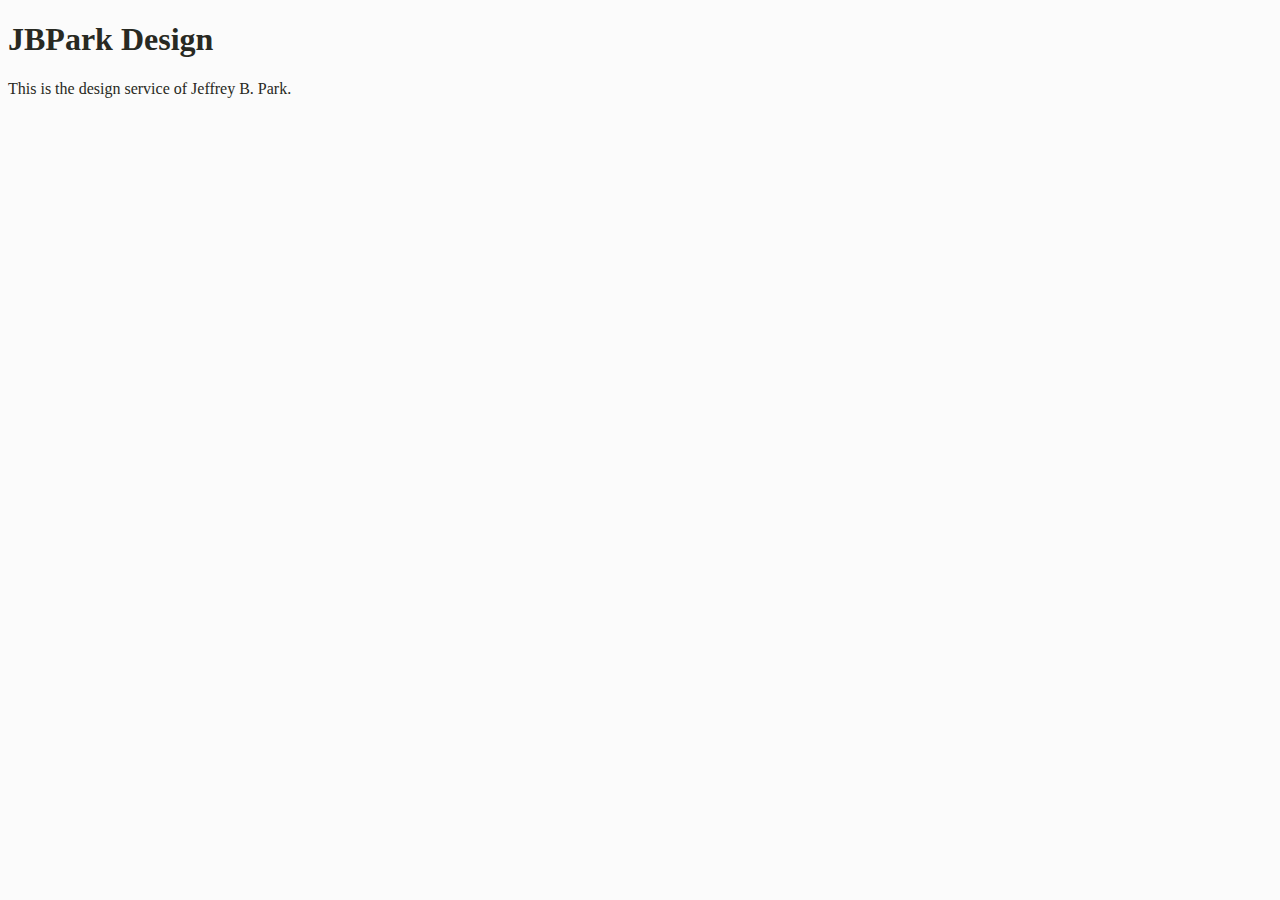
<file: unit_1/index.html>
<!DOCTYPE html>
<html>
<head>
	<title>JBPark Design</title>
	<link rel="stylesheet" type="text/css" href="css/style.css">
</head>
<body>

	<h1>JBPark Design</h1>
	<p>This is the design service of Jeffrey B. Park.</p>

</body>
</html>
</file>
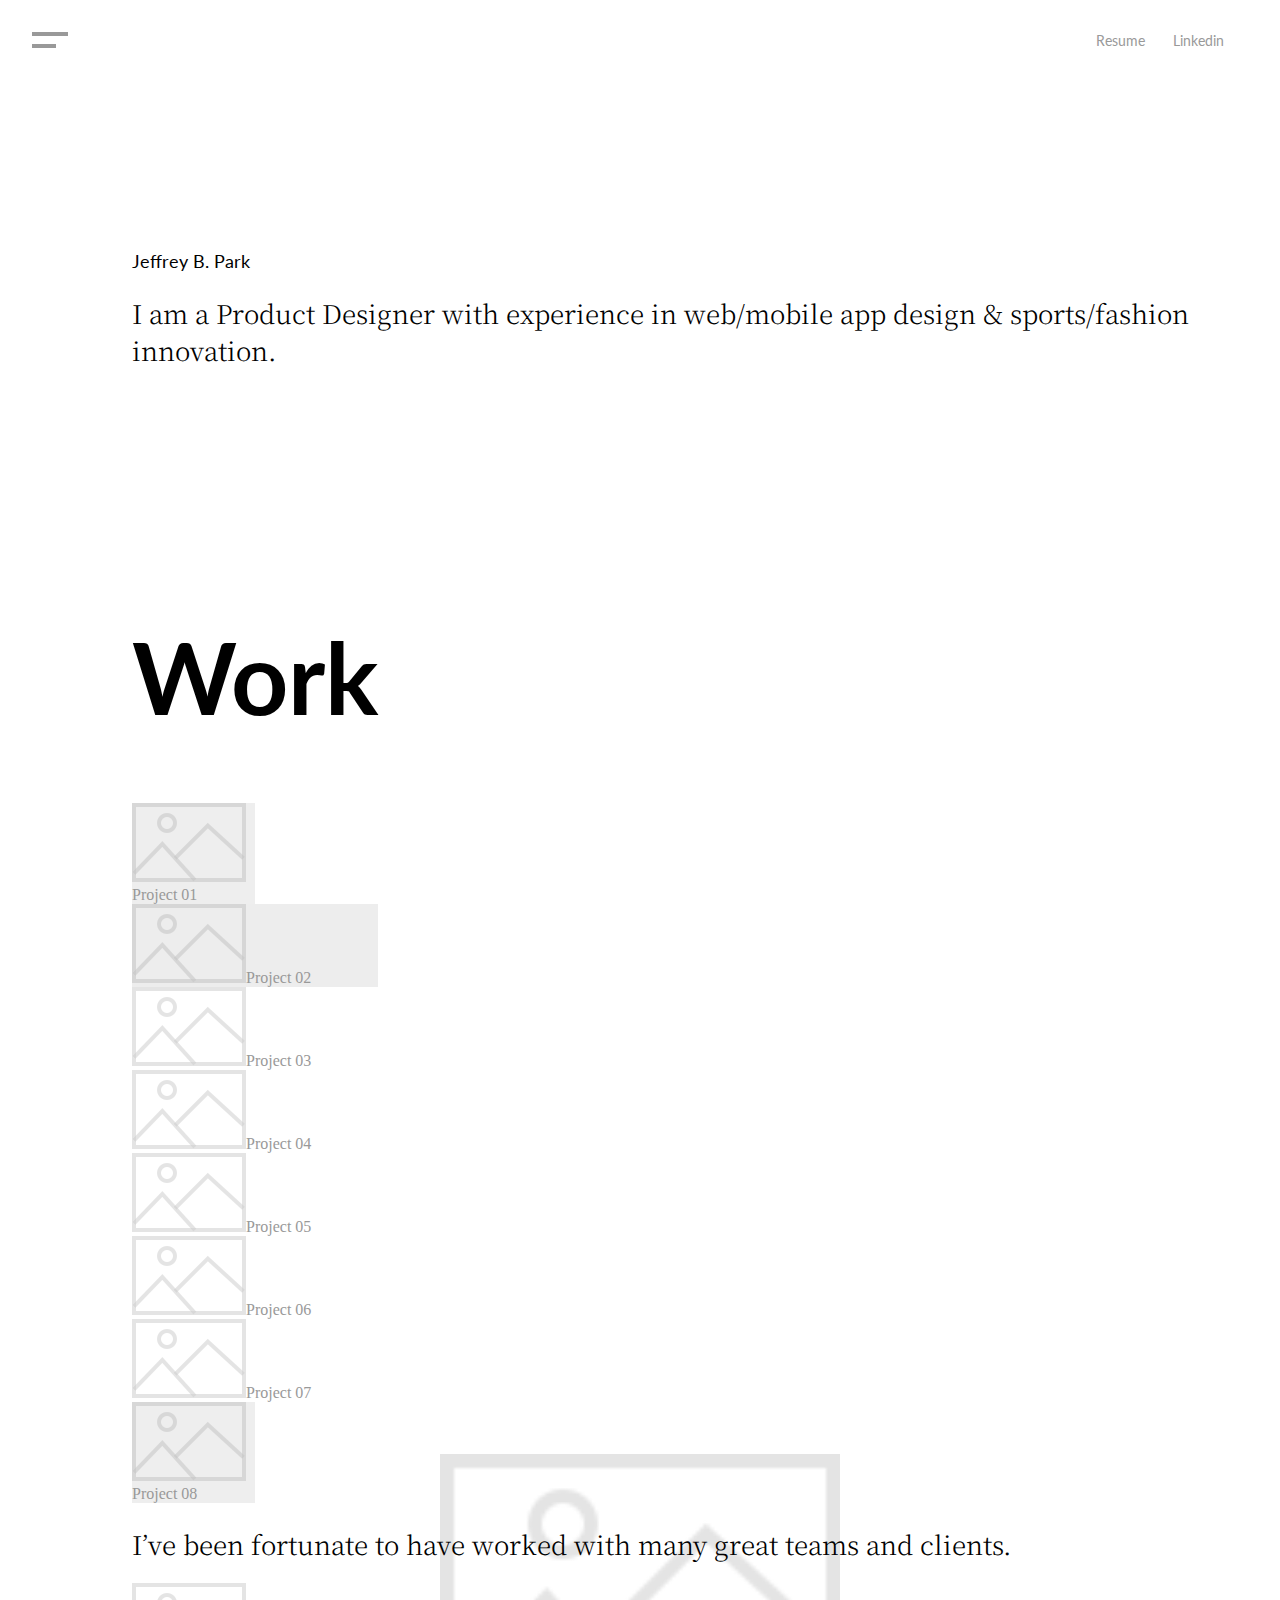
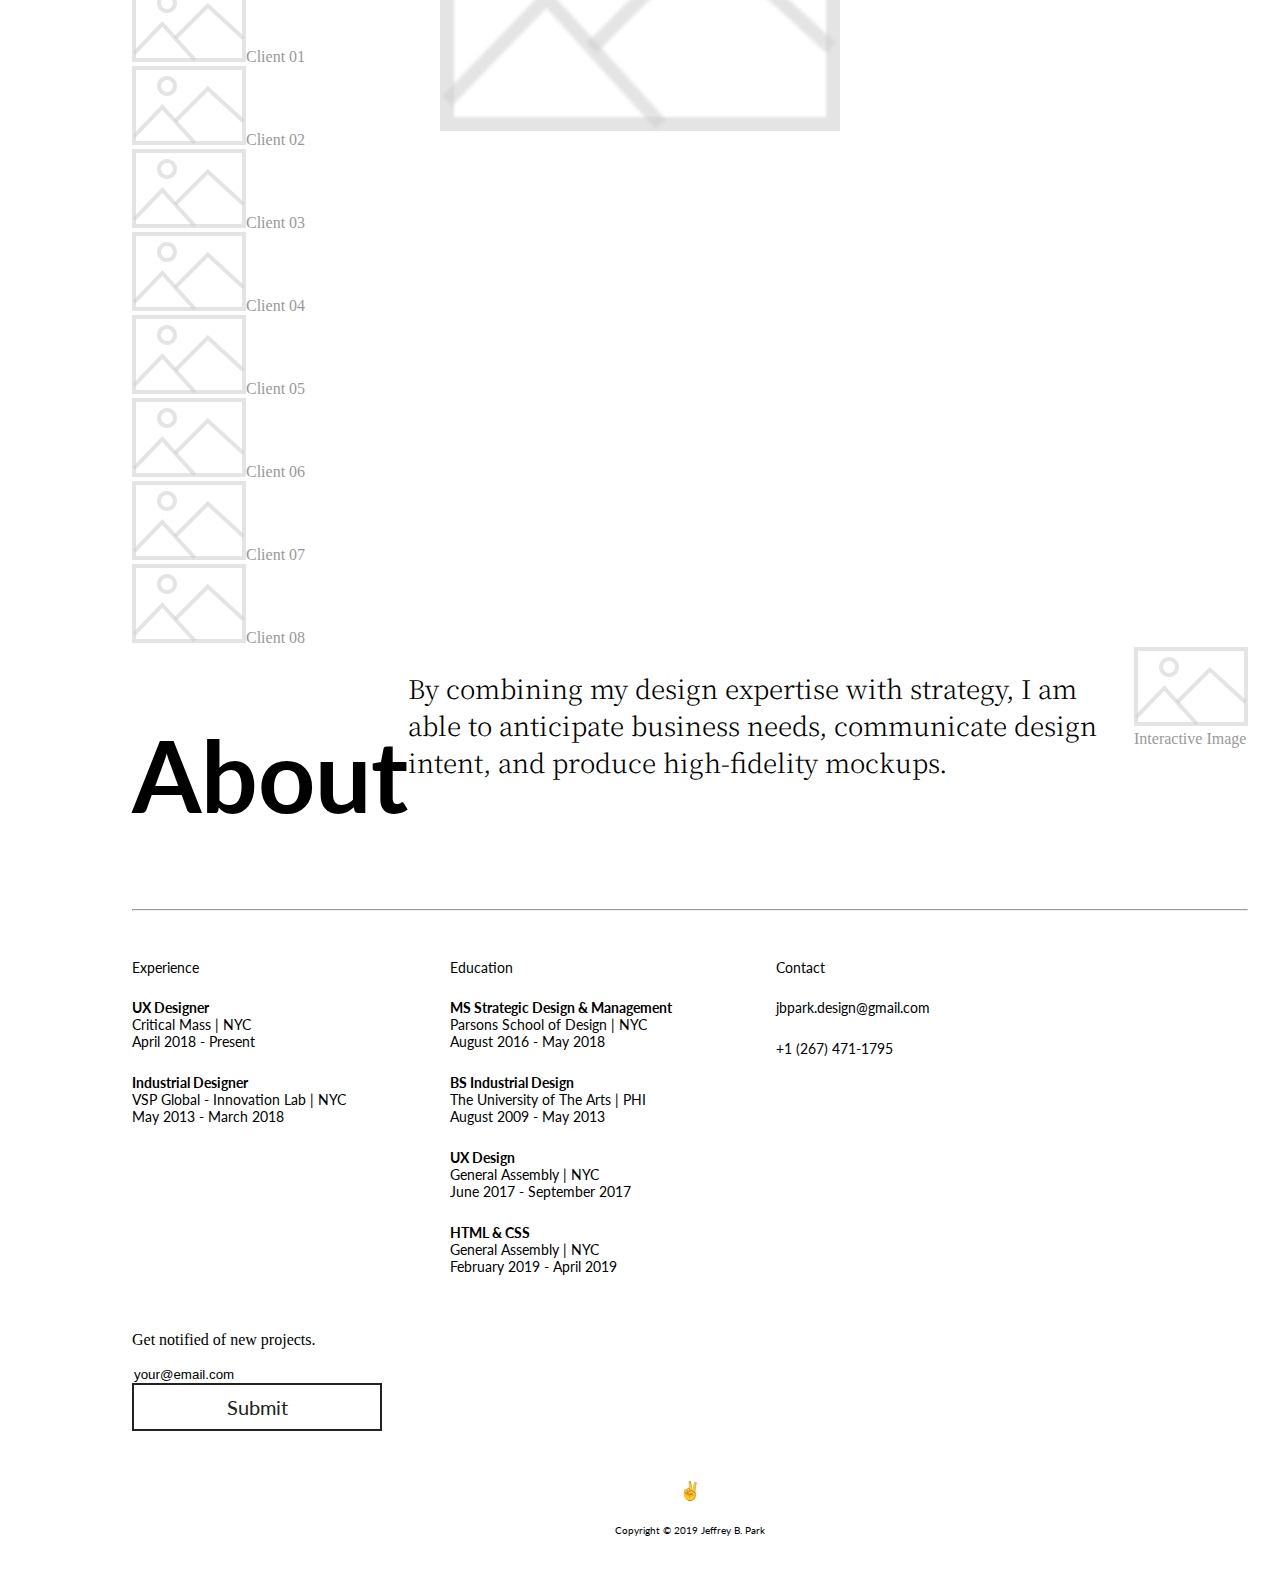
<file: unit_3/index.html>
<!DOCTYPE html>
<html>
<head>

	<title>Jeffrey B. Park Design Portfolio</title>

	<link rel="stylesheet" type="text/css" href="css/style.css">
	<link href="https://fonts.googleapis.com/css?family=Lato:300,400,700|Noto+Serif+JP:300,400" rel="stylesheet">

</head>
<body>



<div class="navbar">
<!---------------------------------------------------------------------------->
<!------------------------------- MENU ICON ---------------------------------->
<!---------------------------------------------------------------------------->

	<div class="menuicon">
		<div id="topbar"></div>
		<div id="bottombar"></div>
	</div>


<!---------------------------------------------------------------------------->
<!----------------------------- NAV BAR LINKS -------------------------------->
<!---------------------------------------------------------------------------->

	<div class="navlinks">
		<a id="link_resume" href="#resume">Resume</a>
		<a id="link_linkedin" href="#linkedin">Linkedin</a>
	</div>

</div>




<!---------------------------------------------------------------------------->
<!------------------------------- HEADLINE ----------------------------------->
<!---------------------------------------------------------------------------->

<div class="headline">
	<h3>Jeffrey B. Park</h3>

	<h2>
	I am a Product Designer with experience in web/mobile app design & sports/fashion innovation.
	</h2>
</div>


<!---------------------------------------------------------------------------->
<!---------------------------- PROJECT GALLERY ------------------------------->
<!---------------------------------------------------------------------------->

<div class="gallery">
	<div>
	<h1>Work</h1>
	</div>

	<div class="projectthumbnails">
		<div class="thumbnail_01">
		<img src="images/place_image_here.png"><a>Project 01</a>
		</div>
		<div class="thumbnail_02">
		<img src="images/place_image_here.png"><a>Project 02</a>
		</div>
		<div class="thumbnail_04">
		<img src="images/place_image_here.png"><a>Project 03</a>
		</div>
		<div class="thumbnail_04">
		<img src="images/place_image_here.png"><a>Project 04</a>
		</div>

		<div class="thumbnail_03">
		<img src="images/place_image_here.png"><a>Project 05</a>
		</div>
		<div class="thumbnail_04">
		<img src="images/place_image_here.png"><a>Project 06</a>
		</div>
		<div class="thumbnail_04">
		<img src="images/place_image_here.png"><a>Project 07</a>
		</div>
		<div class="thumbnail_01">
		<img src="images/place_image_here.png"><a>Project 08</a>
		</div>
	</div>
</div>


<!---------------------------------------------------------------------------->
<!----------------------------- CLIENTS LIST --------------------------------->
<!---------------------------------------------------------------------------->

<div class="clients">
	<div>
		<h2>I’ve been fortunate to have worked with many great teams and clients.</h2>
	</div>

	<div class="clientlogo">
		<div>
		<img src="images/place_image_here.png"><a>Client 01</a>
		</div>
		<div>
		<img src="images/place_image_here.png"><a>Client 02</a>
		</div>
		<div>
		<img src="images/place_image_here.png"><a>Client 03</a>
		</div>
		<div>
		<img src="images/place_image_here.png"><a>Client 04</a>
		</div>
		<div>
		<img src="images/place_image_here.png"><a>Client 05</a>
		</div>
		<div>
		<img src="images/place_image_here.png"><a>Client 06</a>
		</div>
		<div>
		<img src="images/place_image_here.png"><a>Client 07</a>
		</div>
		<div>
		<img src="images/place_image_here.png"><a>Client 08</a>
		</div>
	</div>
</div>


<!---------------------------------------------------------------------------->
<!-------------------------- INTERACTIVE TOOLKIT ----------------------------->
<!---------------------------------------------------------------------------->

<div class="toolkit">
	<div>
	<h1>About</h1>
	</div>

	<div>
		<h2>By combining my design expertise with strategy, I am able to anticipate business needs, communicate design intent, and produce high-fidelity mockups.</h2>
	</div>

	<div>
		<img src="images/place_image_here.png"><a>Interactive Image</a>
	</div>
</div>


<!---------------------------------------------------------------------------->
<!---------------------------- RESUME (FOOTER) ------------------------------->
<!---------------------------------------------------------------------------->

<div class="footer">

	<hr>

	<div class="resume">

		<ul class="experience">
			<h5>Experience</h5>
			<li>
				<strong>UX Designer</strong><br>
				Critical Mass | <span>NYC</span><br>
				April 2018 - Present
			</li>
			<li>
				<strong>Industrial Designer</strong><br>
				VSP Global - Innovation Lab | <span>NYC</span><br>
				May 2013 - March 2018
			</li>
		</ul>

		<ul class="education">
			<h5>Education</h5>
			<li>
				<strong>MS Strategic Design & Management</strong><br>
				Parsons School of Design | <span>NYC</span><br>
				August 2016 - May 2018
			</li>
			<li>
				<strong>BS Industrial Design</strong><br>
				The University of The Arts | <span>PHI</span><br>
				August 2009 - May 2013
			</li>
			<li>
				<strong>UX Design</strong><br>
				General Assembly | <span>NYC</span><br>
				June 2017 - September 2017
			</li>
			<li>
				<strong>HTML & CSS</strong><br>
				General Assembly | <span>NYC</span><br>
				February 2019 - April 2019
			</li>
		</ul>	

		<ul class="contact">
			<h5>Contact</h5>
			<li>
				jbpark.design@gmail.com
			</li>
			<li>
				+1 (267) 471-1795
			</li>
		</ul>
	</div>

	<div class="subscribe">

		<p>Get notified of new projects.</p>

		<div>
			<input class="input_email" type="text" name="email" value="your@email.com"><br>
			<input class="button01" type="submit" value="Submit">
		</div>

	</div>

	<div class="copyright">

		<h3>✌</h3>

		<h6>Copyright © 2019 Jeffrey B. Park</h6>

	</div>
</div>







</body>
</html>
</file>
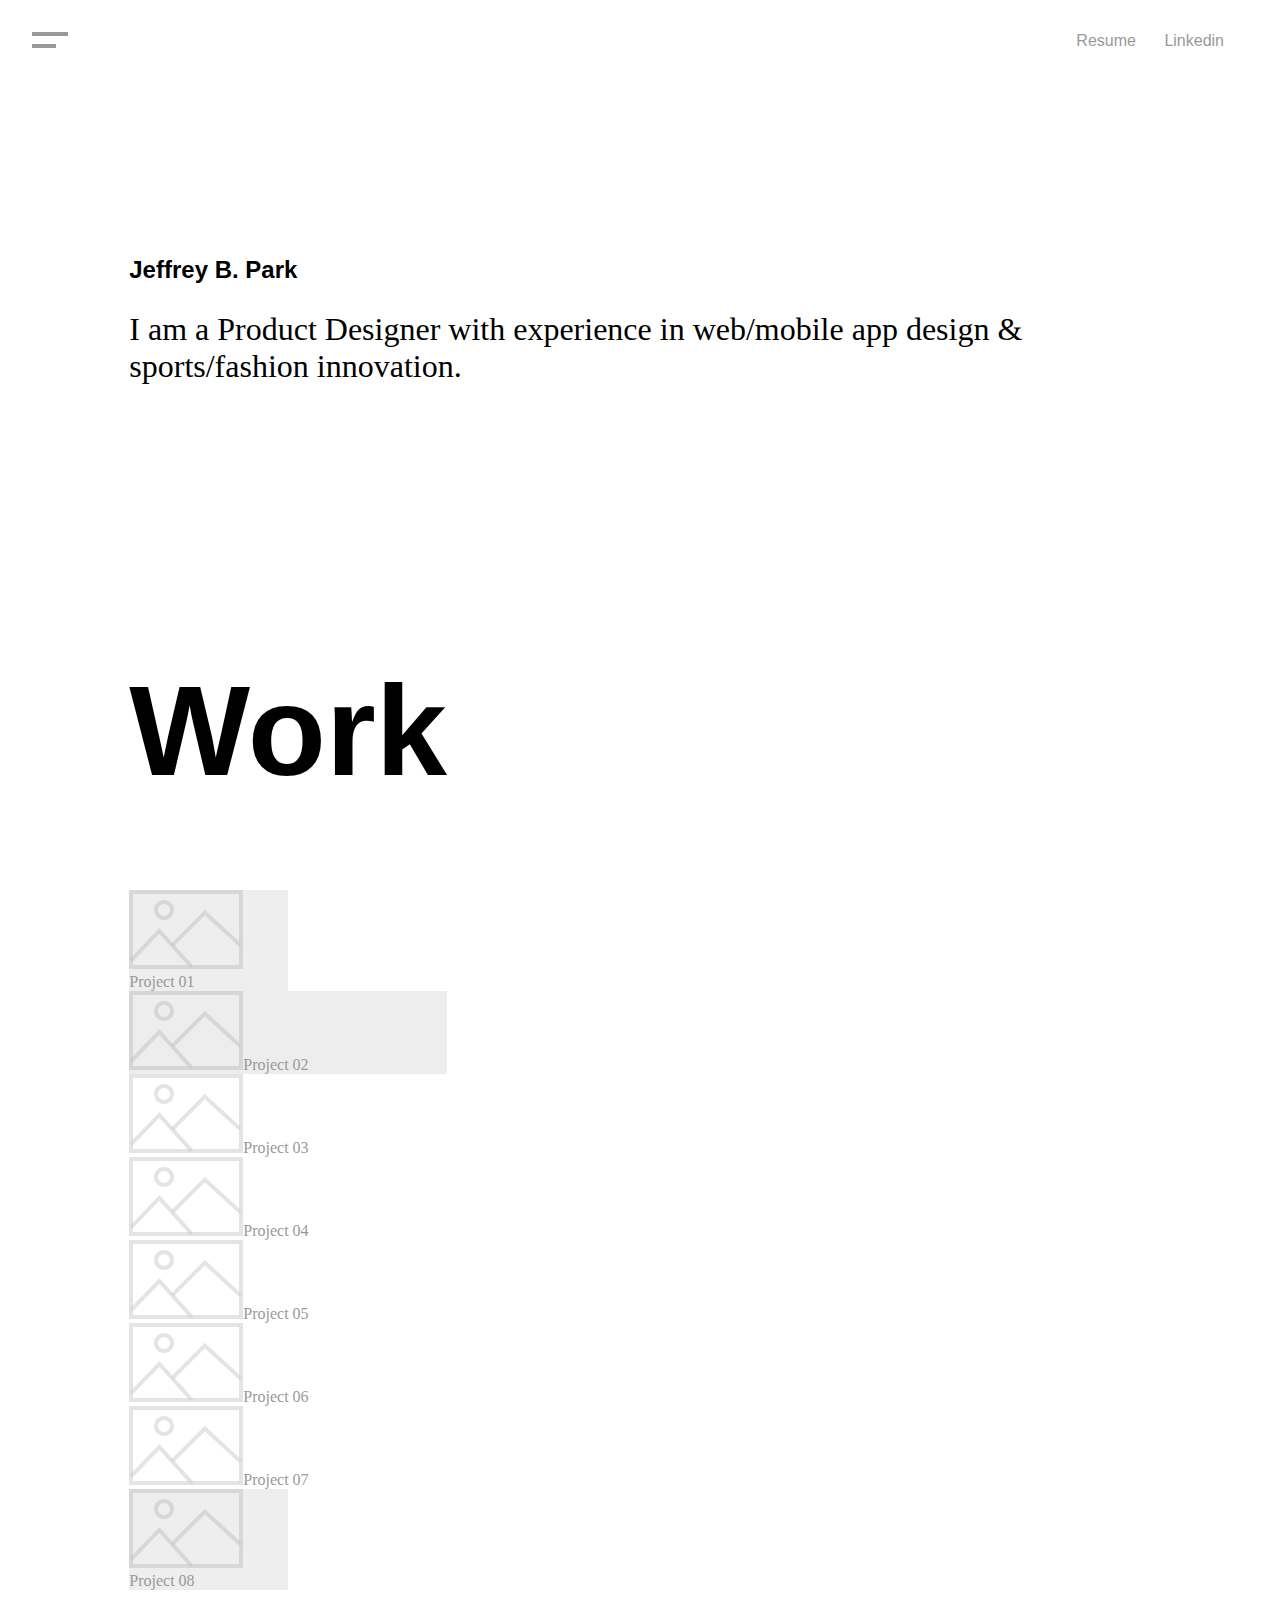
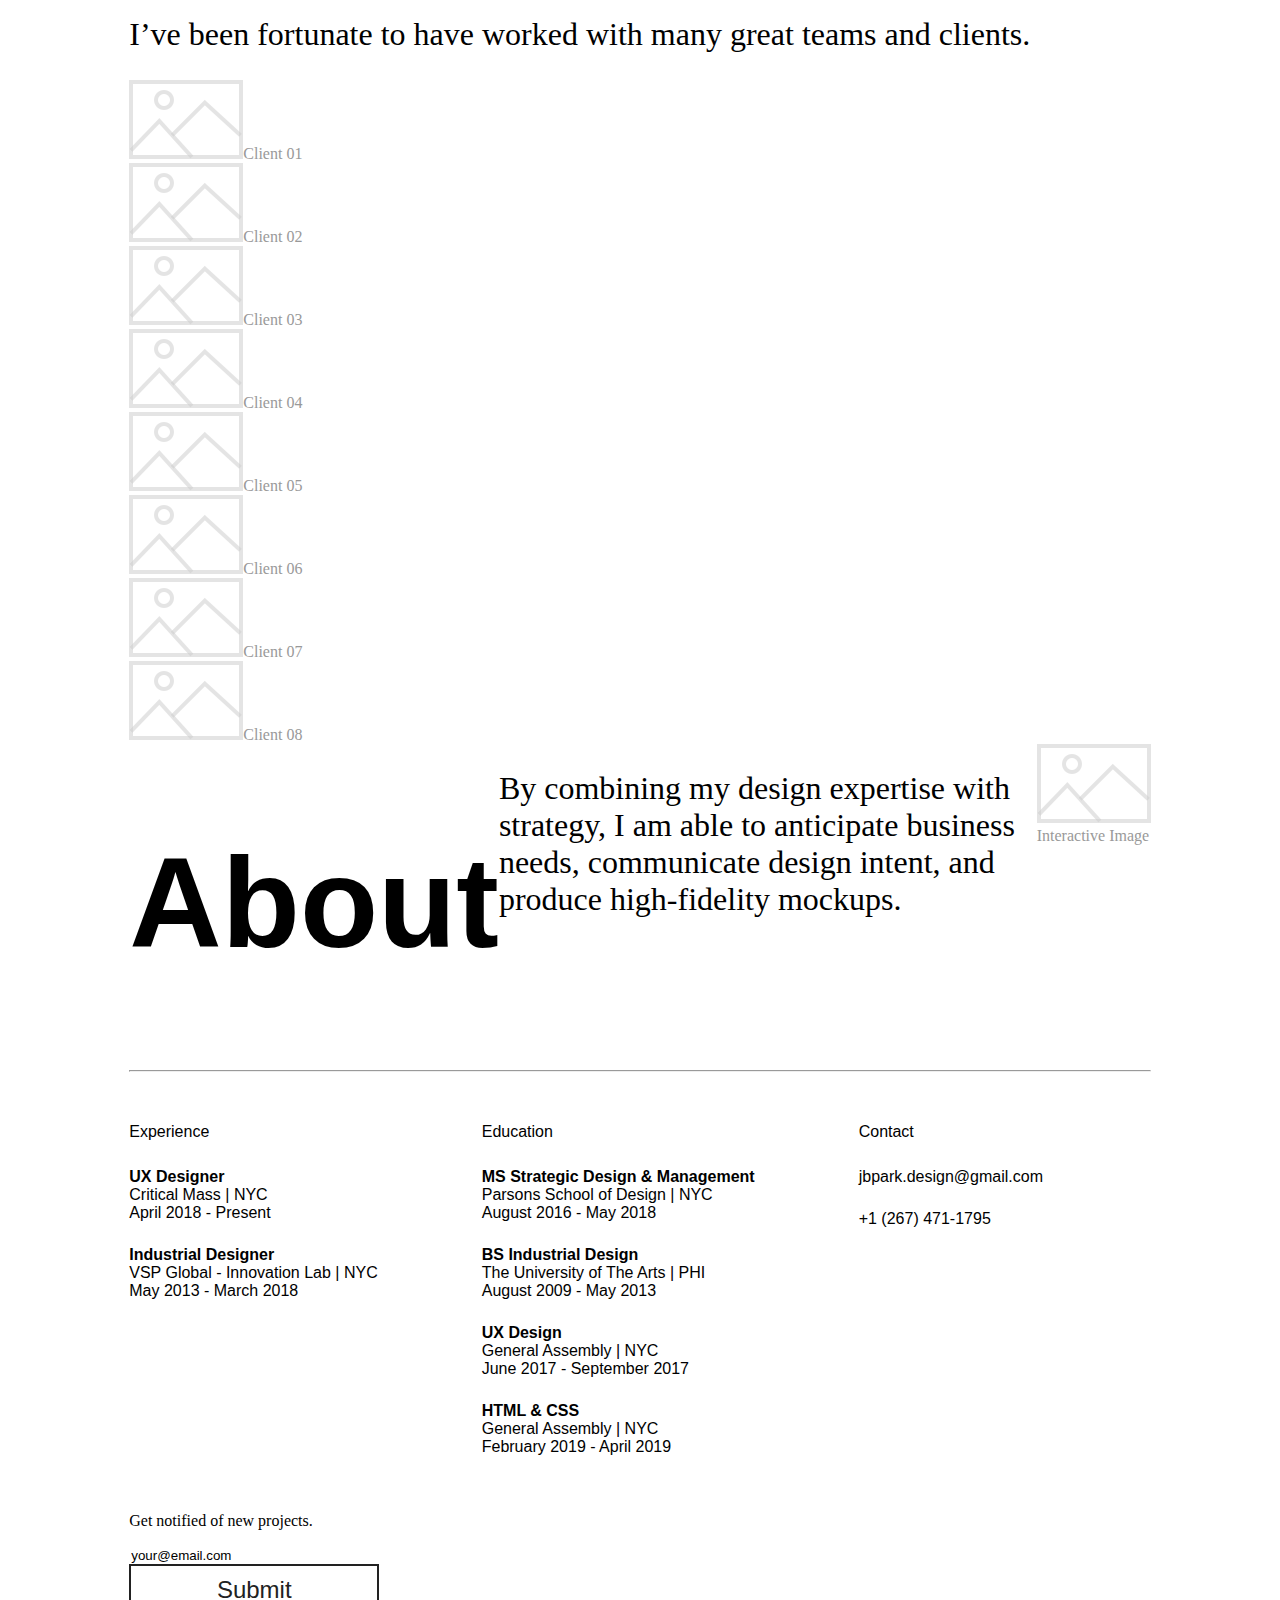
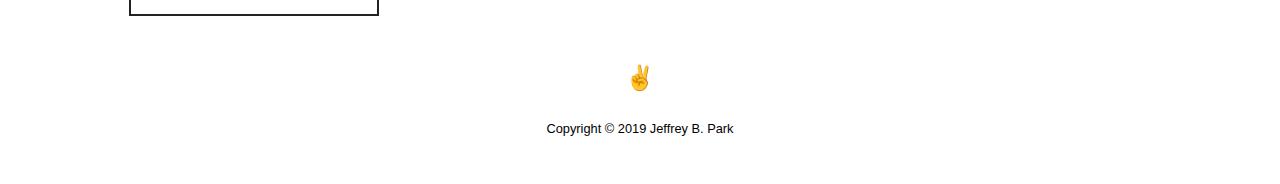
<file: unit_4/index.html>
<!DOCTYPE html>
<html>
<head>

	<title>Jeffrey B. Park Design Portfolio</title>

	<link rel="stylesheet" type="text/css" href="css/style.css">
	
</head>
<body>



<div class="navbar">
<!---------------------------------------------------------------------------->
<!------------------------------- MENU ICON ---------------------------------->
<!---------------------------------------------------------------------------->

	<div class="menuicon">
		<div id="topbar"></div>
		<div id="bottombar"></div>
	</div>


<!---------------------------------------------------------------------------->
<!----------------------------- NAV BAR LINKS -------------------------------->
<!---------------------------------------------------------------------------->

	<div class="navlinks">
		<a id="link_resume" href="#resume">Resume</a>
		<a id="link_linkedin" href="#linkedin">Linkedin</a>
	</div>

</div>




<!---------------------------------------------------------------------------->
<!------------------------------- HEADLINE ----------------------------------->
<!---------------------------------------------------------------------------->

<div class="headline">
	<h3>Jeffrey B. Park</h3>

	<h2>
	I am a Product Designer with experience in web/mobile app design & sports/fashion innovation.
	</h2>
</div>


<!---------------------------------------------------------------------------->
<!---------------------------- PROJECT GALLERY ------------------------------->
<!---------------------------------------------------------------------------->

<div class="gallery">
	<div>
	<h1>Work</h1>
	</div>

	<div class="projectthumbnails">
		<div class="thumbnail_01">
		<img src="images/place_image_here.png"><a>Project 01</a>
		</div>
		<div class="thumbnail_02">
		<img src="images/place_image_here.png"><a>Project 02</a>
		</div>
		<div class="thumbnail_04">
		<img src="images/place_image_here.png"><a>Project 03</a>
		</div>
		<div class="thumbnail_04">
		<img src="images/place_image_here.png"><a>Project 04</a>
		</div>

		<div class="thumbnail_03">
		<img src="images/place_image_here.png"><a>Project 05</a>
		</div>
		<div class="thumbnail_04">
		<img src="images/place_image_here.png"><a>Project 06</a>
		</div>
		<div class="thumbnail_04">
		<img src="images/place_image_here.png"><a>Project 07</a>
		</div>
		<div class="thumbnail_01">
		<img src="images/place_image_here.png"><a>Project 08</a>
		</div>
	</div>
</div>


<!---------------------------------------------------------------------------->
<!----------------------------- CLIENTS LIST --------------------------------->
<!---------------------------------------------------------------------------->

<div class="clients">
	<div>
		<h2>I’ve been fortunate to have worked with many great teams and clients.</h2>
	</div>

	<div class="clientlogo">
		<div>
		<img src="images/place_image_here.png"><a>Client 01</a>
		</div>
		<div>
		<img src="images/place_image_here.png"><a>Client 02</a>
		</div>
		<div>
		<img src="images/place_image_here.png"><a>Client 03</a>
		</div>
		<div>
		<img src="images/place_image_here.png"><a>Client 04</a>
		</div>
		<div>
		<img src="images/place_image_here.png"><a>Client 05</a>
		</div>
		<div>
		<img src="images/place_image_here.png"><a>Client 06</a>
		</div>
		<div>
		<img src="images/place_image_here.png"><a>Client 07</a>
		</div>
		<div>
		<img src="images/place_image_here.png"><a>Client 08</a>
		</div>
	</div>
</div>


<!---------------------------------------------------------------------------->
<!-------------------------- INTERACTIVE TOOLKIT ----------------------------->
<!---------------------------------------------------------------------------->

<div class="toolkit">
	<div>
	<h1>About</h1>
	</div>

	<div>
		<h2>By combining my design expertise with strategy, I am able to anticipate business needs, communicate design intent, and produce high-fidelity mockups.</h2>
	</div>

	<div>
		<img src="images/place_image_here.png"><a>Interactive Image</a>
	</div>
</div>


<!---------------------------------------------------------------------------->
<!---------------------------- RESUME (FOOTER) ------------------------------->
<!---------------------------------------------------------------------------->

<div class="footer">

	<hr>

	<div class="resume">

		<ul class="experience">
			<h5>Experience</h5>
			<li>
				<strong>UX Designer</strong><br>
				Critical Mass | <span>NYC</span><br>
				April 2018 - Present
			</li>
			<li>
				<strong>Industrial Designer</strong><br>
				VSP Global - Innovation Lab | <span>NYC</span><br>
				May 2013 - March 2018
			</li>
		</ul>

		<ul class="education">
			<h5>Education</h5>
			<li>
				<strong>MS Strategic Design & Management</strong><br>
				Parsons School of Design | <span>NYC</span><br>
				August 2016 - May 2018
			</li>
			<li>
				<strong>BS Industrial Design</strong><br>
				The University of The Arts | <span>PHI</span><br>
				August 2009 - May 2013
			</li>
			<li>
				<strong>UX Design</strong><br>
				General Assembly | <span>NYC</span><br>
				June 2017 - September 2017
			</li>
			<li>
				<strong>HTML & CSS</strong><br>
				General Assembly | <span>NYC</span><br>
				February 2019 - April 2019
			</li>
		</ul>	

		<ul class="contact">
			<h5>Contact</h5>
			<li>
				jbpark.design@gmail.com
			</li>
			<li>
				+1 (267) 471-1795
			</li>
		</ul>
	</div>

	<div class="subscribe">

		<p>Get notified of new projects.</p>

		<div>
			<input class="input_email" type="text" name="email" value="your@email.com"><br>
			<input class="button01" type="submit" value="Submit">
		</div>

	</div>

</div>

<div class="copyright">

	<h3>✌</h3>

	<h6>Copyright © 2019 Jeffrey B. Park</h6>

</div>







</body>
</html>
</file>
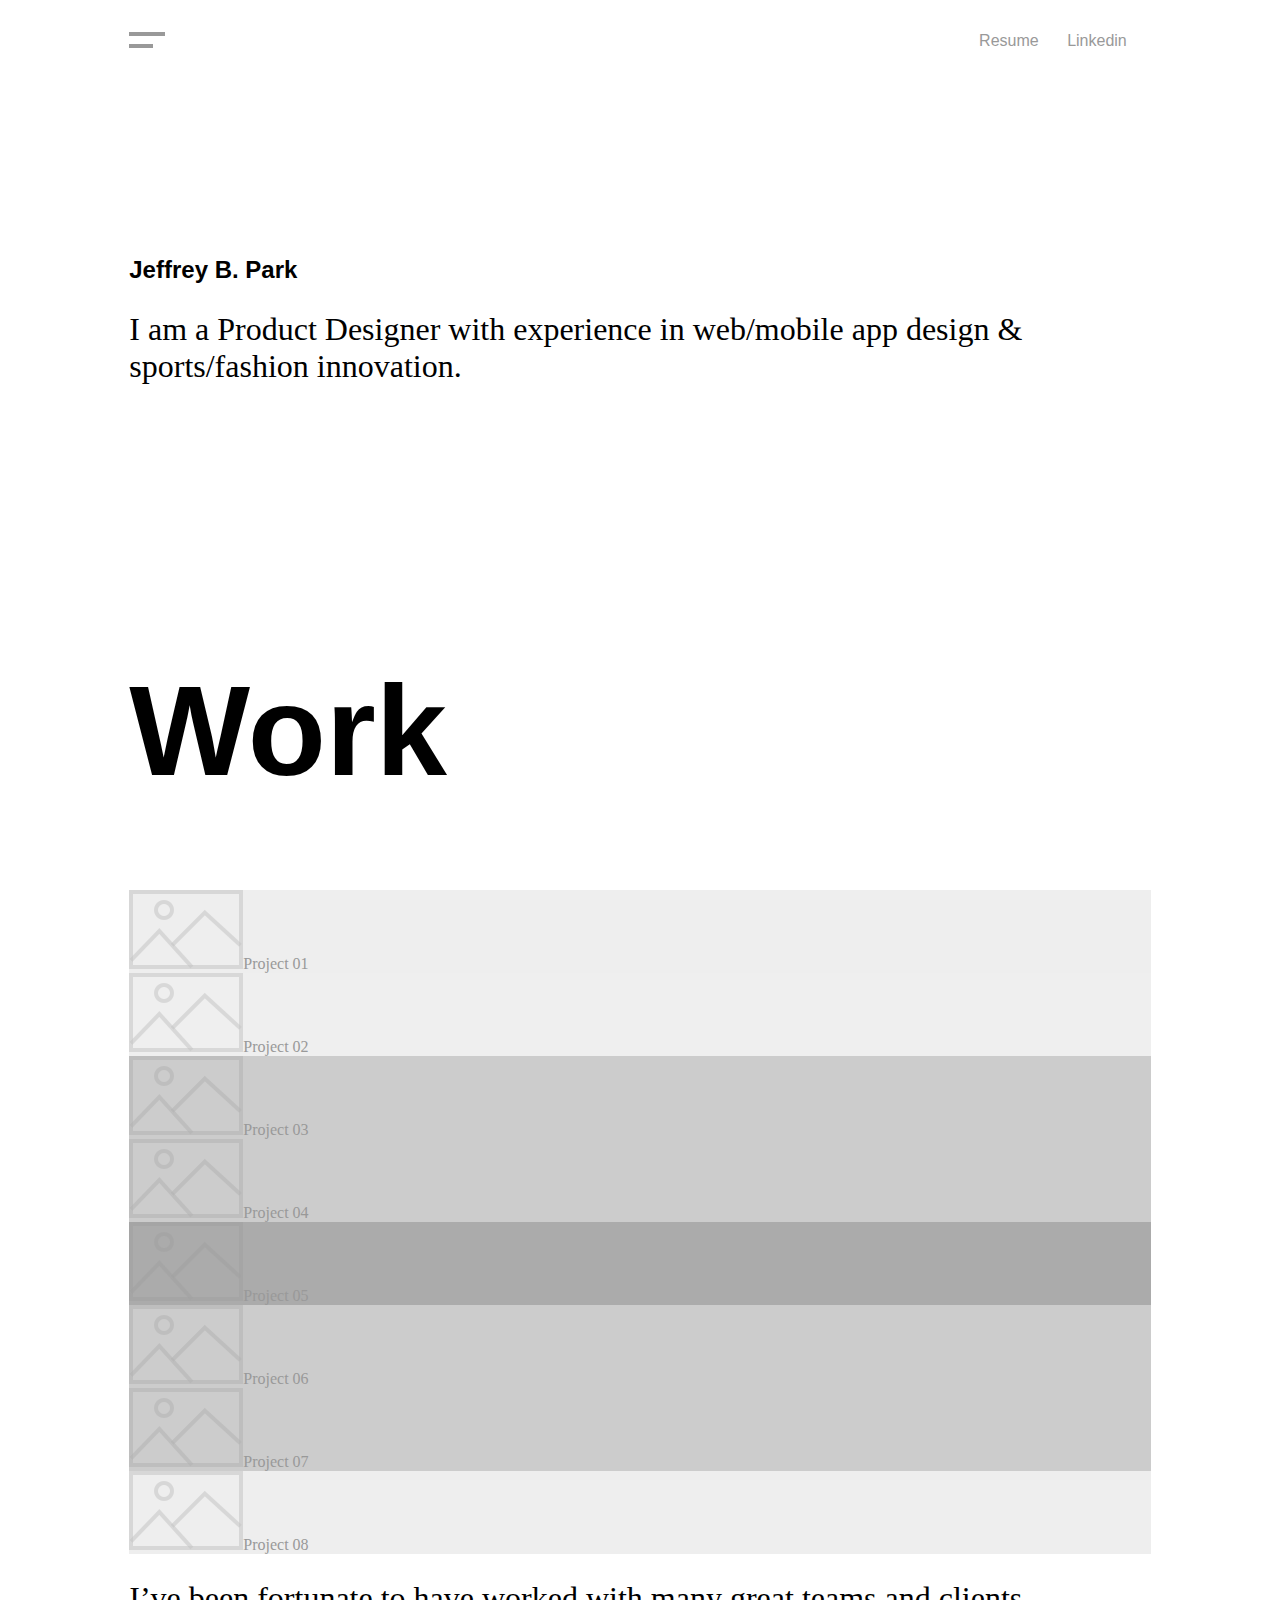
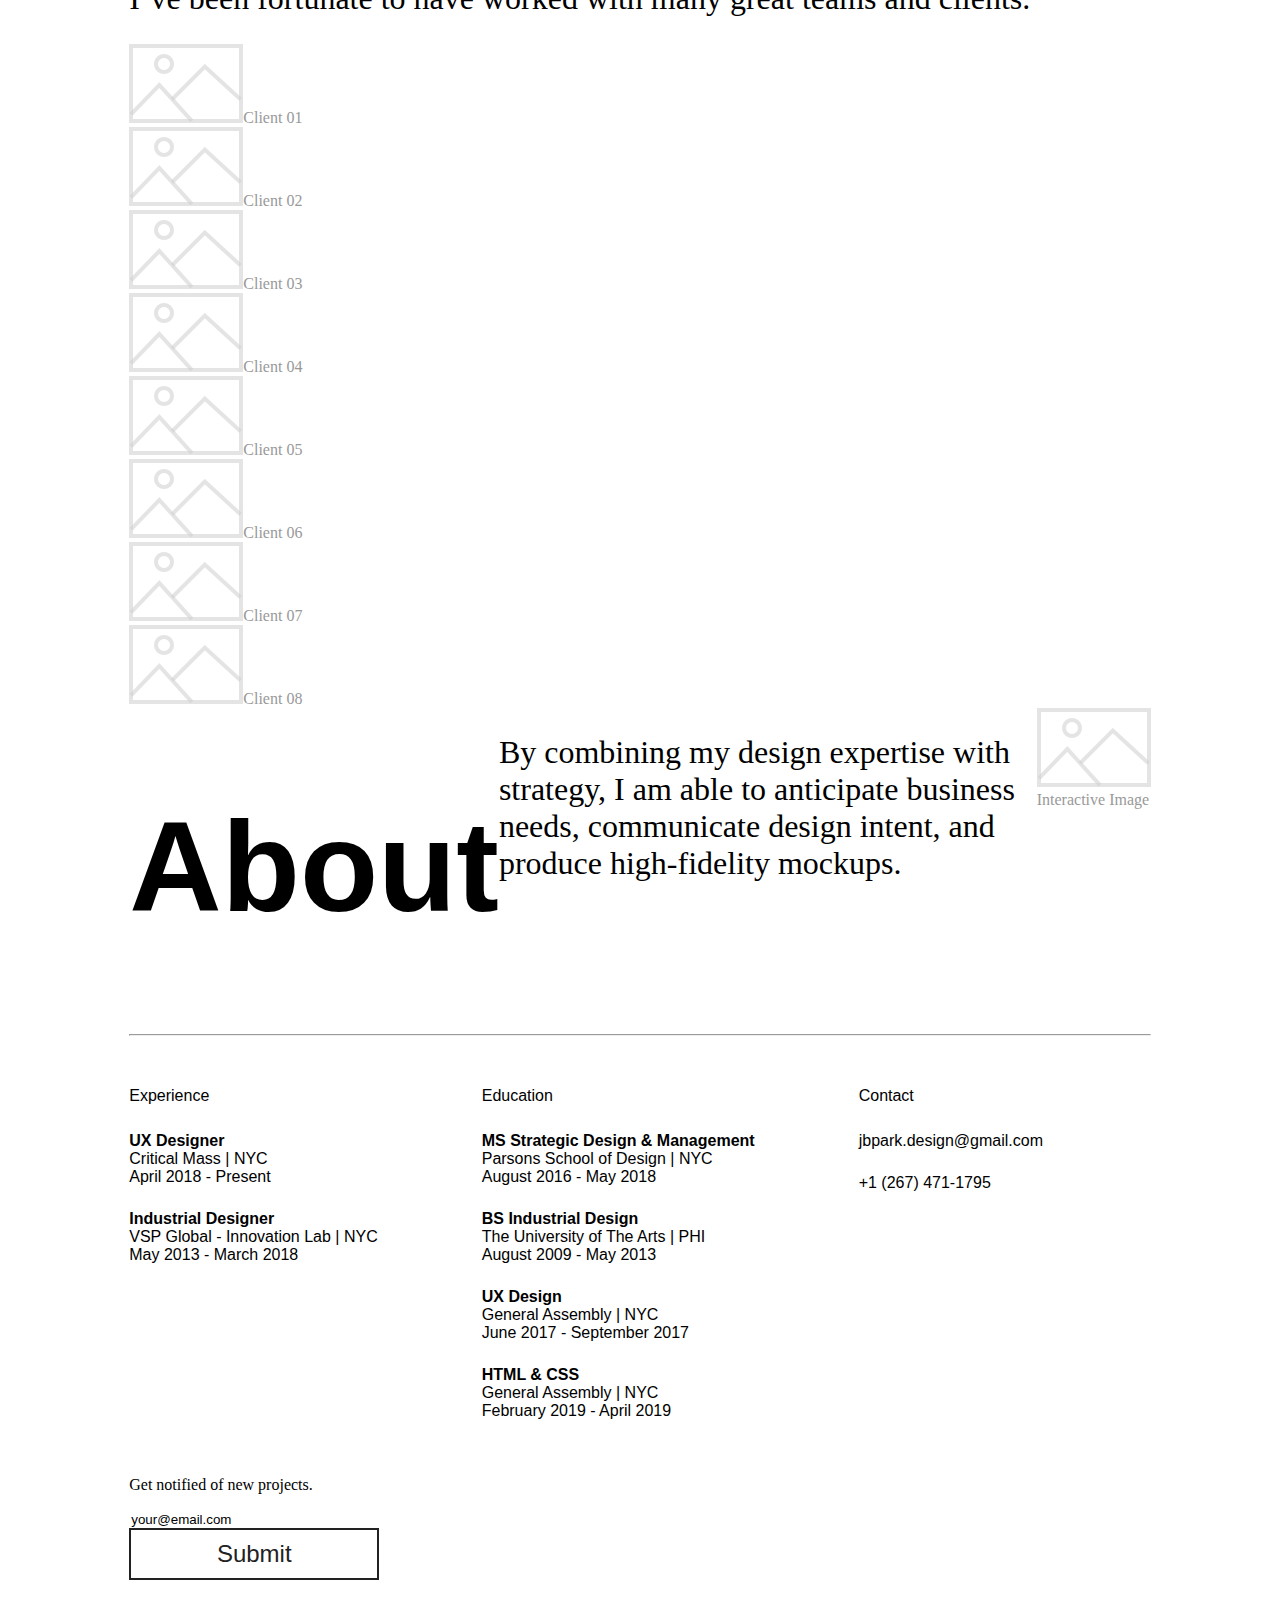
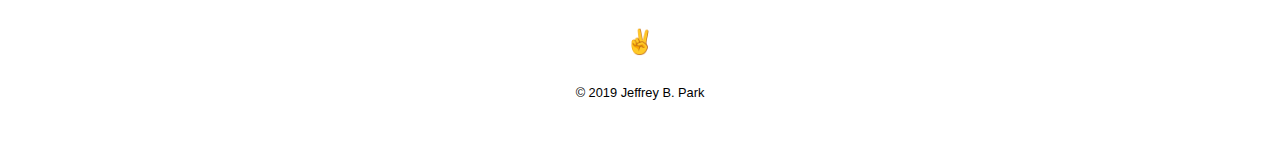
<file: unit_5/index.html>
<!DOCTYPE html>
<html>
<head>

	<title>Jeffrey B. Park Design Portfolio</title>

	<link rel="stylesheet" type="text/css" href="css/style.css">
	
</head>
<body>
<div id="wrapper">


<nav class="navbar">
<!---------------------------------------------------------------------------->
<!------------------------------- MENU ICON ---------------------------------->
<!---------------------------------------------------------------------------->

	<div class="menuicon">
		<div id="topbar"></div>
		<div id="bottombar"></div>
	</div>


<!---------------------------------------------------------------------------->
<!----------------------------- NAV BAR LINKS -------------------------------->
<!---------------------------------------------------------------------------->

	<div class="navlinks">
		<a id="link_resume" href="#resume">Resume</a>
		<a id="link_linkedin" href="#linkedin">Linkedin</a>
	</div>

</nav>




<!---------------------------------------------------------------------------->
<!------------------------------- HEADLINE ----------------------------------->
<!---------------------------------------------------------------------------->

<header class="headline">
	<h3>Jeffrey B. Park</h3>

	<h2>
	I am a Product Designer with experience in web/mobile app design & sports/fashion innovation.
	</h2>
</header>


<!---------------------------------------------------------------------------->
<!---------------------------- PROJECT GALLERY ------------------------------->
<!---------------------------------------------------------------------------->

<main>
	<section class="gallery">
		<div>
		<h1>Work</h1>
		</div>

		<div class="projectgroup_01">
			<div class="thumbnail_01">
			<img src="images/place_image_here.png"><a>Project 01</a>
			</div>
			<div class="thumbnail_02">
			<img src="images/place_image_here.png"><a>Project 02</a>
			</div>
			<div class="thumbnail_04">
			<img src="images/place_image_here.png"><a>Project 03</a>
			</div>
			<div class="thumbnail_04">
			<img src="images/place_image_here.png"><a>Project 04</a>
			</div>
		</div>

		<div class="projectgroup_02">		
			<div class="thumbnail_03">
			<img src="images/place_image_here.png"><a>Project 05</a>
			</div>
			<div class="thumbnail_04">
			<img src="images/place_image_here.png"><a>Project 06</a>
			</div>
			<div class="thumbnail_04">
			<img src="images/place_image_here.png"><a>Project 07</a>
			</div>
			<div class="thumbnail_01">
			<img src="images/place_image_here.png"><a>Project 08</a>
			</div>
		</div>
	</section>


<!---------------------------------------------------------------------------->
<!----------------------------- CLIENTS LIST --------------------------------->
<!---------------------------------------------------------------------------->

	<section class="clients">
		<div>
			<h2>I’ve been fortunate to have worked with many great teams and clients.</h2>
		</div>

		<div class="clientlogo">
			<div>
			<img src="images/place_image_here.png"><a>Client 01</a>
			</div>
			<div>
			<img src="images/place_image_here.png"><a>Client 02</a>
			</div>
			<div>
			<img src="images/place_image_here.png"><a>Client 03</a>
			</div>
			<div>
			<img src="images/place_image_here.png"><a>Client 04</a>
			</div>
			<div>
			<img src="images/place_image_here.png"><a>Client 05</a>
			</div>
			<div>
			<img src="images/place_image_here.png"><a>Client 06</a>
			</div>
			<div>
			<img src="images/place_image_here.png"><a>Client 07</a>
			</div>
			<div>
			<img src="images/place_image_here.png"><a>Client 08</a>
			</div>
		</div>
	</section>


<!---------------------------------------------------------------------------->
<!-------------------------- INTERACTIVE TOOLKIT ----------------------------->
<!---------------------------------------------------------------------------->

	<section class="toolkit">
		<div>
		<h1>About</h1>
		</div>

		<div>
			<h2>By combining my design expertise with strategy, I am able to anticipate business needs, communicate design intent, and produce high-fidelity mockups.</h2>
		</div>

		<div>
			<img src="images/place_image_here.png"><a>Interactive Image</a>
		</div>
	</section>
</main>


<!---------------------------------------------------------------------------->
<!---------------------------- RESUME (FOOTER) ------------------------------->
<!---------------------------------------------------------------------------->

<footer>

	<hr>

	<section class="resume">

		<ul class="experience">
			<h5>Experience</h5>
			<li>
				<strong>UX Designer</strong><br>
				Critical Mass | <span>NYC</span><br>
				April 2018 - Present
			</li>
			<li>
				<strong>Industrial Designer</strong><br>
				VSP Global - Innovation Lab | <span>NYC</span><br>
				May 2013 - March 2018
			</li>
		</ul>

		<ul class="education">
			<h5>Education</h5>
			<li>
				<strong>MS Strategic Design & Management</strong><br>
				Parsons School of Design | <span>NYC</span><br>
				August 2016 - May 2018
			</li>
			<li>
				<strong>BS Industrial Design</strong><br>
				The University of The Arts | <span>PHI</span><br>
				August 2009 - May 2013
			</li>
			<li>
				<strong>UX Design</strong><br>
				General Assembly | <span>NYC</span><br>
				June 2017 - September 2017
			</li>
			<li>
				<strong>HTML & CSS</strong><br>
				General Assembly | <span>NYC</span><br>
				February 2019 - April 2019
			</li>
		</ul>	

		<ul class="contact">
			<h5>Contact</h5>
			<li>
				jbpark.design@gmail.com
			</li>
			<li>
				+1 (267) 471-1795
			</li>
		</ul>
	</section>

	<section class="subscribe">

		<p>Get notified of new projects.</p>

		<div>
			<input class="input_email" type="text" name="email" value="your@email.com"><br>
			<input class="button01" type="submit" value="Submit">
		</div>

	</section>

	<section class="copyright">

		<h3>✌</h3>

		<h6>&copy; 2019 Jeffrey B. Park</h6>
	</section>


	</footer>





</div>
</body>
</html>
</file>
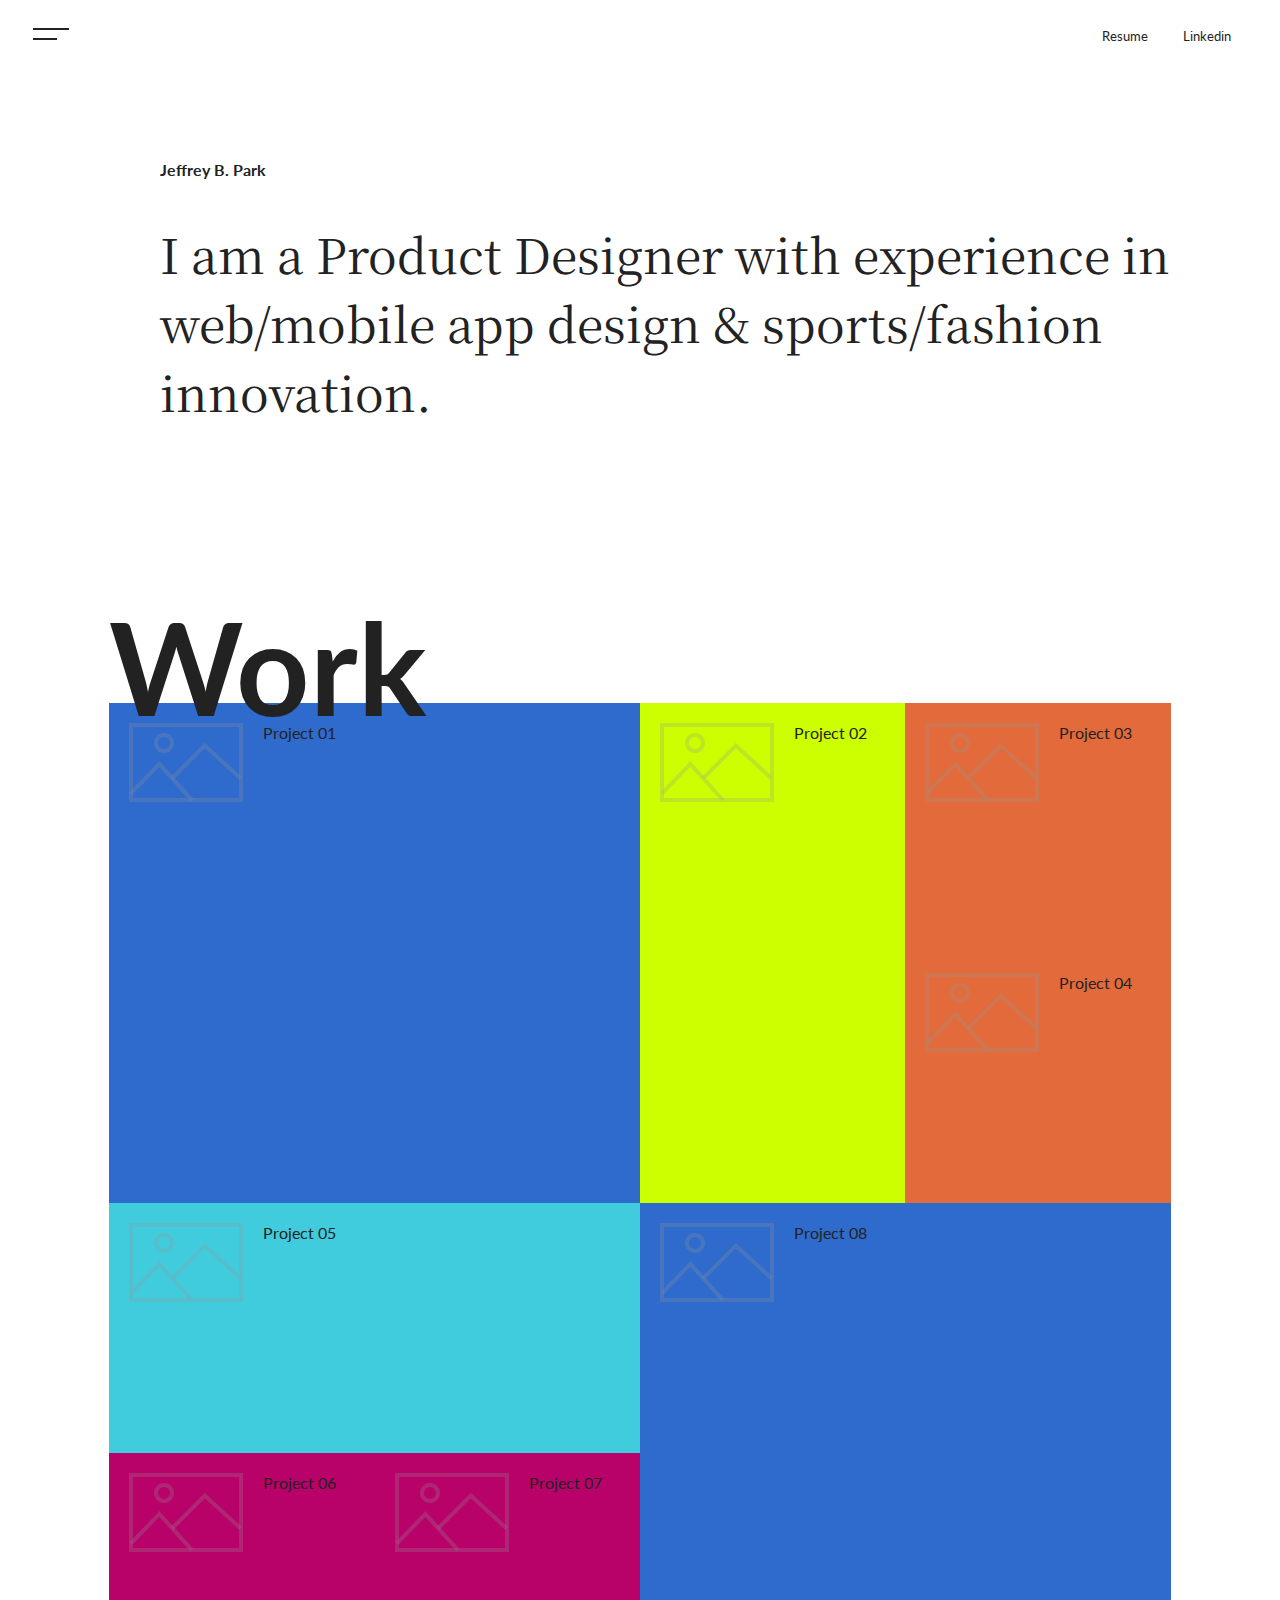
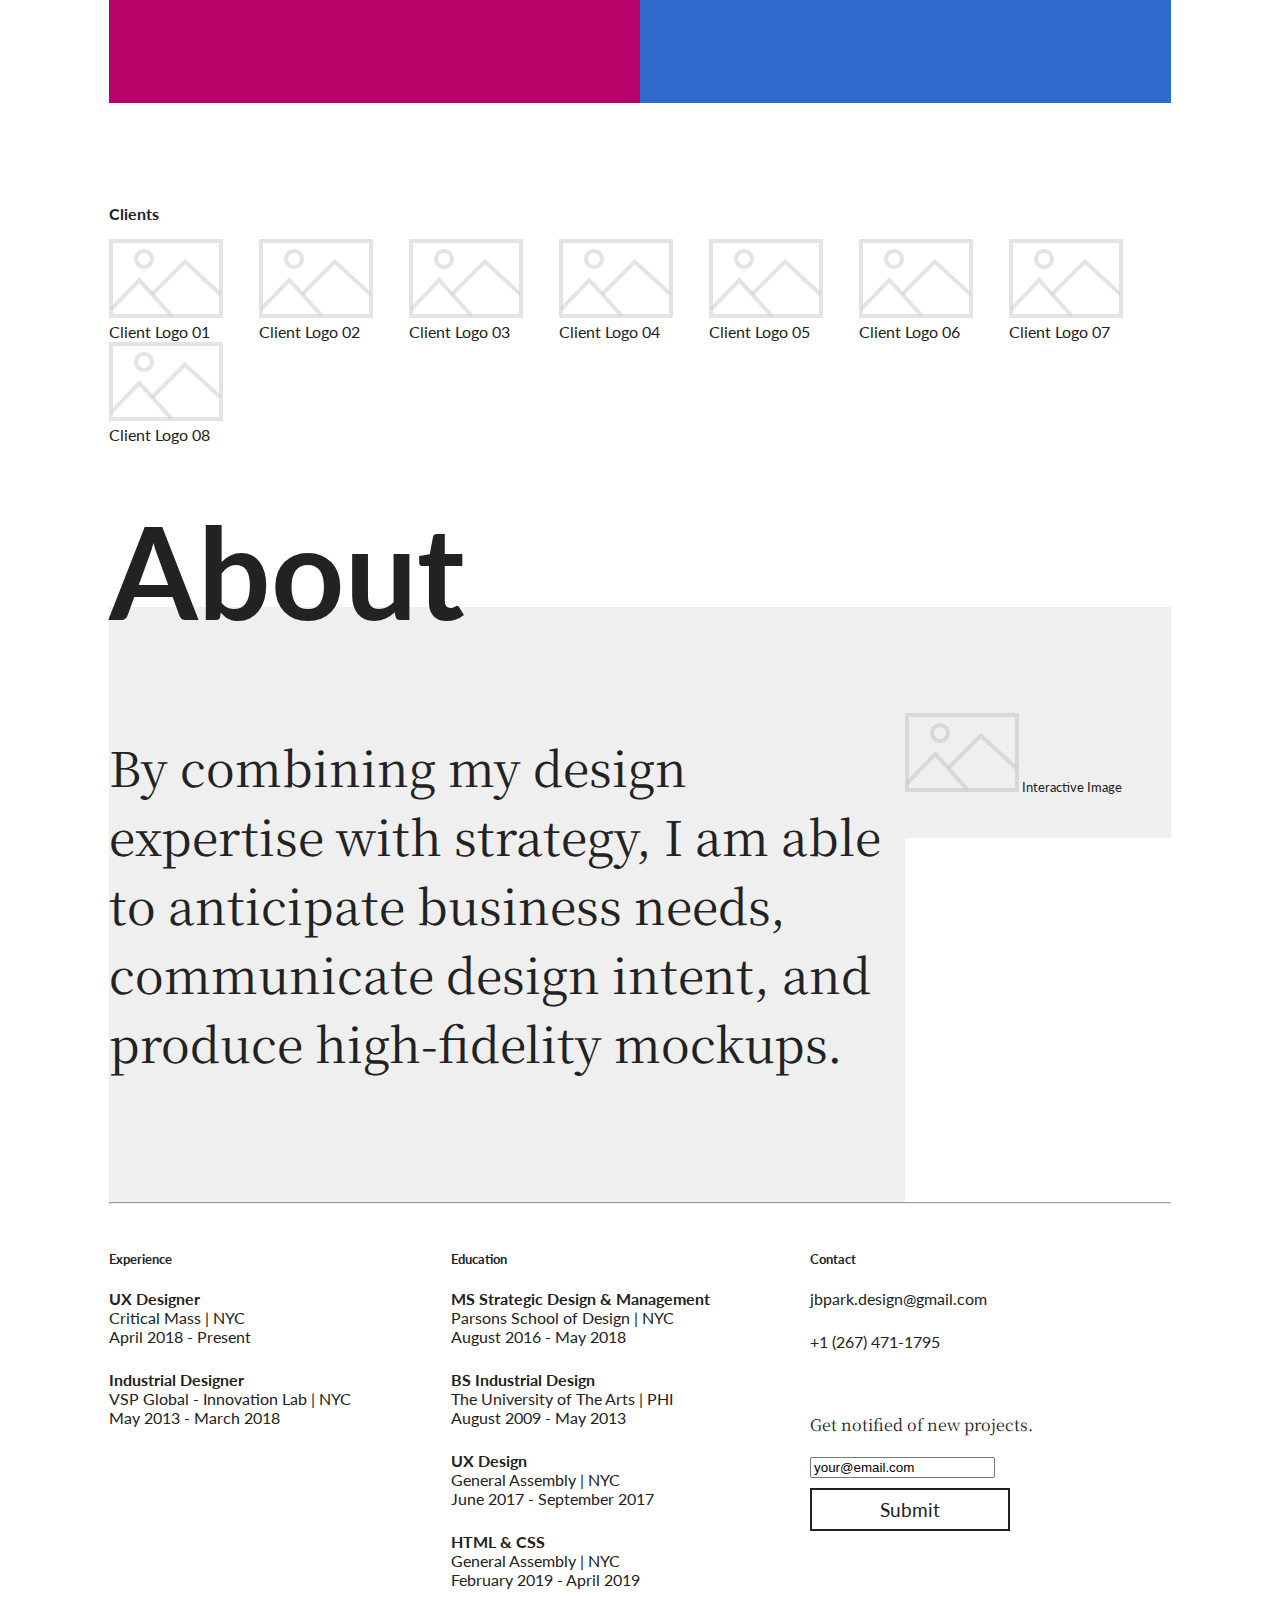
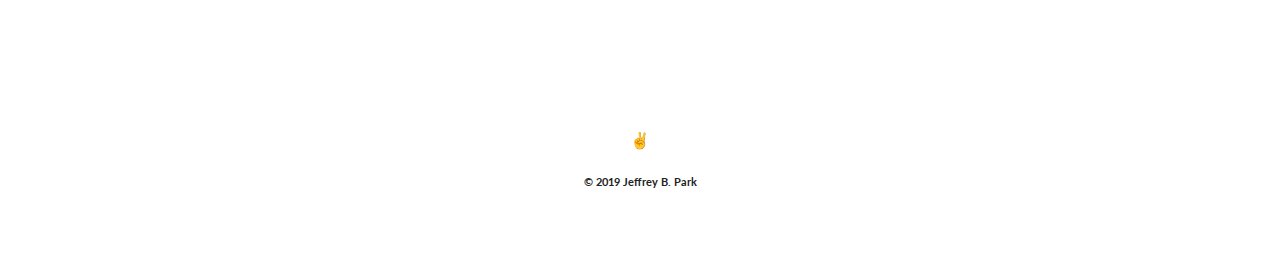
<file: unit_6/index.html>
<!DOCTYPE html>
<html>
<head>
	<title>Jeffrey B. Park | Design Portfolio</title>

	<link href="https://fonts.googleapis.com/css?family=Lato:300,400,700|Noto+Serif+JP" rel="stylesheet">

	<link rel="stylesheet" type="text/css" href="css/style.css">

</head>
<body>

<div id="wrapper">

<!---------------->
<!--- TOP NAV ---->
<!---------------->

	<nav id="topnav">

		<div id="menu_icon">
			<a href="#">
			<div id="top"></div>
			<div id="bottom"></div>
			</a>
		</div>
		
		<div id="topnav_links">
		<a class="topnav_links" href="#">Resume</a>
		<a class="topnav_links" href="#">Linkedin</a>
		</div>

	</nav>


<!---------------->
<!--- HEADLINE --->
<!---------------->

	<header>

		<h3>Jeffrey B. Park</h3>

		<h2>
		I am a Product Designer with experience in web/mobile app design & sports/fashion innovation.
		</h2>
		
	</header>


<!---------------->
<!--- PROJECTS --->
<!---------------->

	<main>

		<section id="projects">
			
			<h1>Work</h1>

			<div id="group_01">

				<div class="thumbnail_01">
				<img src="images/place_image_here.png">
				<a>Project 01</a>
				</div>

			</div>

			<div id="group_02">

				<div class="thumbnail_02">
				<img src="images/place_image_here.png">
				<a>Project 02</a>
				</div>

				<div class="thumbnail_03">
				<img src="images/place_image_here.png">
				<a>Project 03</a>
				</div>

				<div class="thumbnail_03">
				<img src="images/place_image_here.png">
				<a>Project 04</a>
				</div>

			</div>

			<div id="group_03">

				<div class="thumbnail_05">
				<img src="images/place_image_here.png">
				<a>Project 05</a>
				</div>

				<div class="thumbnail_04">
				<img src="images/place_image_here.png">
				<a>Project 06</a>
				</div>

				<div class="thumbnail_04">
				<img src="images/place_image_here.png">
				<a>Project 07</a>
				</div>

			</div>

			<div id="group_04">

				<div class="thumbnail_01">
				<img src="images/place_image_here.png">
				<a>Project 08</a>
				</div>

			</div>

		</section>


<!---------------->
<!--- CLIENTS ---->
<!---------------->

		<section id="clients">

			<h3>Clients</h3>

			<div class="client_logo">
			<img src="images/place_image_here.png">
			<a>Client Logo 01</a>
			</div>

			<div class="client_logo">
			<img src="images/place_image_here.png">
			<a>Client Logo 02</a>
			</div>

			<div class="client_logo">
			<img src="images/place_image_here.png">
			<a>Client Logo 03</a>
			</div>

			<div class="client_logo">
			<img src="images/place_image_here.png">
			<a>Client Logo 04</a>
			</div>

			<div class="client_logo">
			<img src="images/place_image_here.png">
			<a>Client Logo 05</a>
			</div>

			<div class="client_logo">
			<img src="images/place_image_here.png">
			<a>Client Logo 06</a>
			</div>

			<div class="client_logo">
			<img src="images/place_image_here.png">
			<a>Client Logo 07</a>
			</div>

			<div class="client_logo">
			<img src="images/place_image_here.png">
			<a>Client Logo 08</a>
			</div>

		</section>


<!---------------->
<!--- TOOLKIT ---->
<!---------------->
			
			<h1>About</h1>

<div id="colorblock">

		<section id="toolkit">

			<div class="tab_content">

				<h2>
				By combining my design expertise with strategy, I am able to anticipate business needs, communicate design intent, and produce high-fidelity mockups.
				</h2>

			</div>

			<nav id="tabnav">

				<div>
				<img src="images/place_image_here.png">
				<a>Interactive Image</a>
				</div>

			</nav>

		</section>

	</main>


<!---------------->
<!---- RESUME ---->
<!---------------->
	<hr>
	<footer>

		<section id="resume">

			<ul class="experience">

				<h5>Experience</h5>

				<li>
				<strong>UX Designer</strong><br>
				Critical Mass | <span>NYC</span><br>
				April 2018 - Present
				</li>

				<li>
				<strong>Industrial Designer</strong><br>
				VSP Global - Innovation Lab | <span>NYC</span><br>
				May 2013 - March 2018
				</li>

			</ul>

			<ul class="education">

				<h5>Education</h5>

				<li>
				<strong>MS Strategic Design & Management</strong><br>
				Parsons School of Design | <span>NYC</span><br>
				August 2016 - May 2018
				</li>

				<li>
				<strong>BS Industrial Design</strong><br>
				The University of The Arts | <span>PHI</span><br>
				August 2009 - May 2013
				</li>

				<li>
				<strong>UX Design</strong><br>
				General Assembly | <span>NYC</span><br>
				June 2017 - September 2017
				</li>

				<li>
				<strong>HTML & CSS</strong><br>
				General Assembly | <span>NYC</span><br>
				February 2019 - April 2019
				</li>

			</ul>

			<ul class="contact">
				
				<h5>Contact</h5>
			
				<li>
				jbpark.design@gmail.com
				</li>

				<li>
				+1 (267) 471-1795
				</li>
			
			</ul>
			
		</section>

		<section id="subscribe">
			
			<h4>Get notified of new projects.</h4>

			<div>
			<input class="input_email" type="text" name="email" value="your@email.com"><br>
			<input class="button_01" type="submit" value="Submit">
			</div>

		</section>

		<section id="copyright">
			
			<h3>✌</h3>

			<h6>&copy; 2019 Jeffrey B. Park</h6>

		</section>
		
	</footer>

</div>

</div>

</body>
</html>
</file>
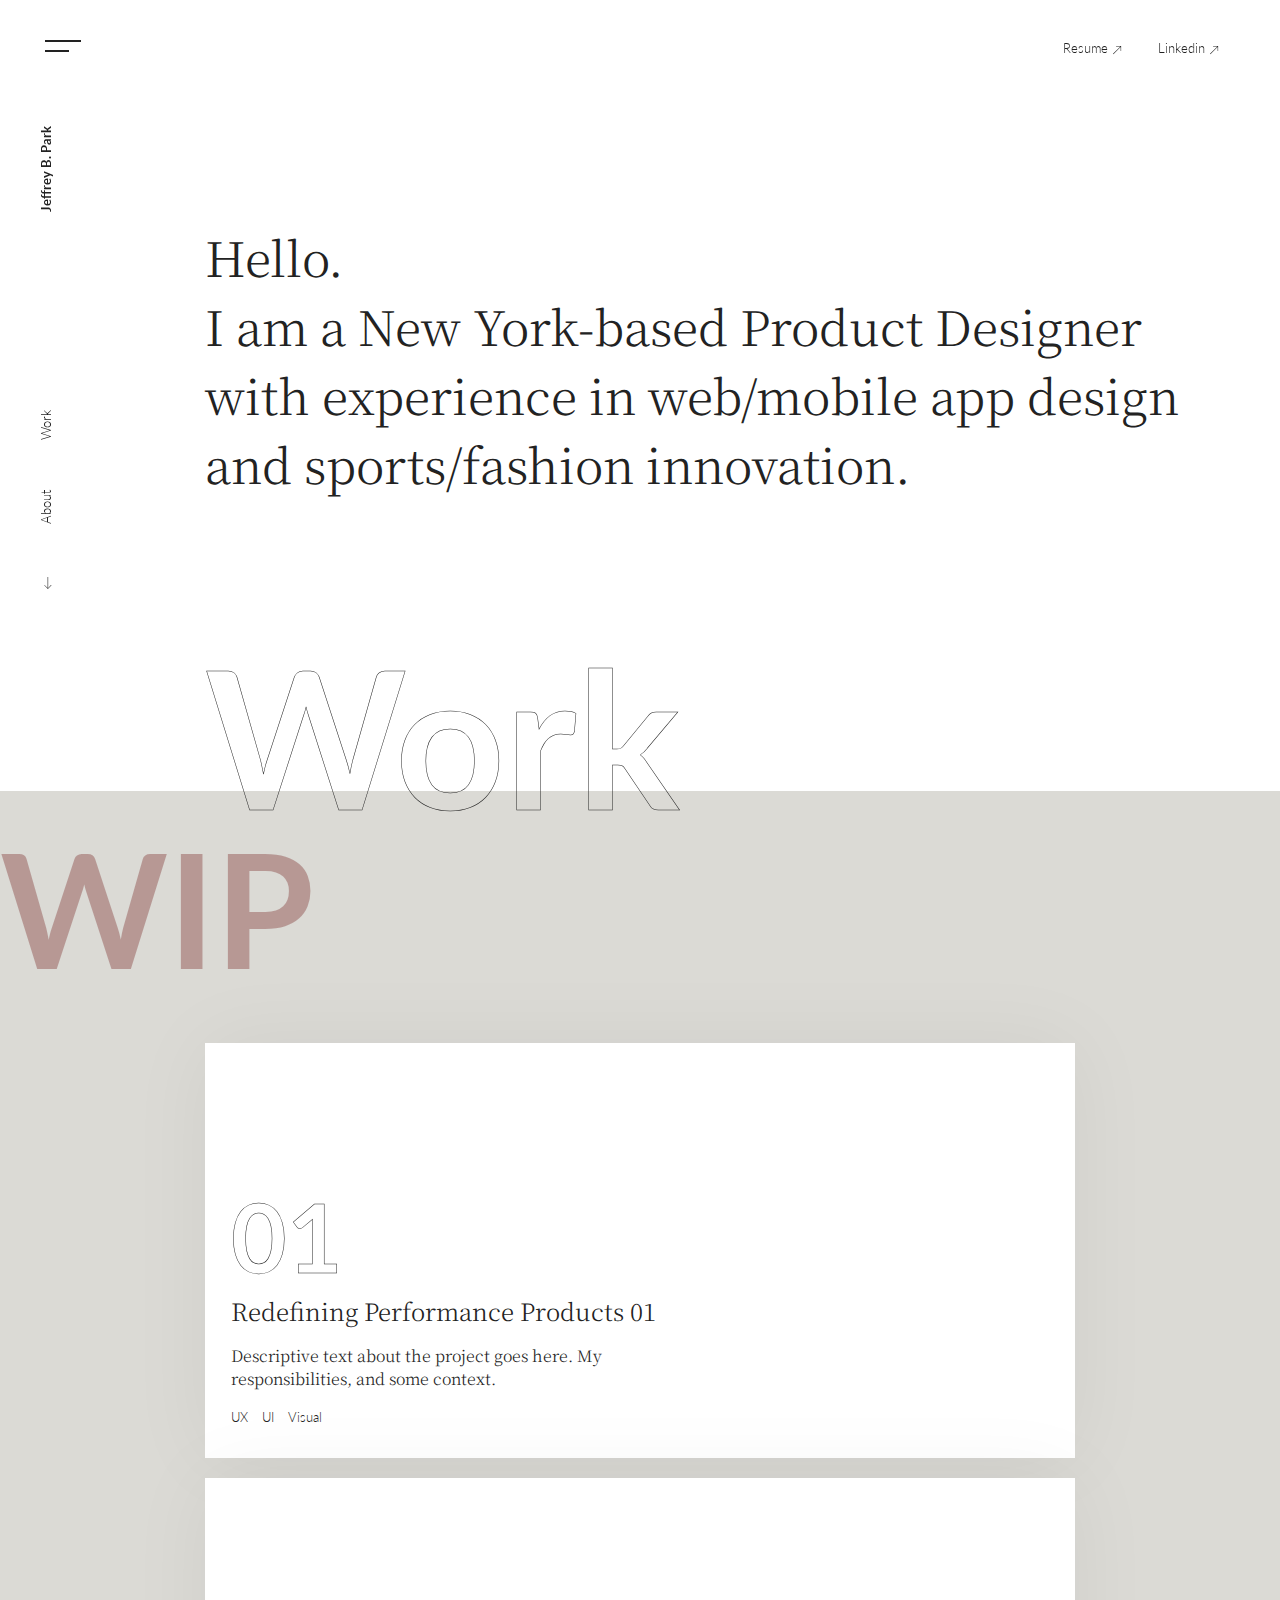
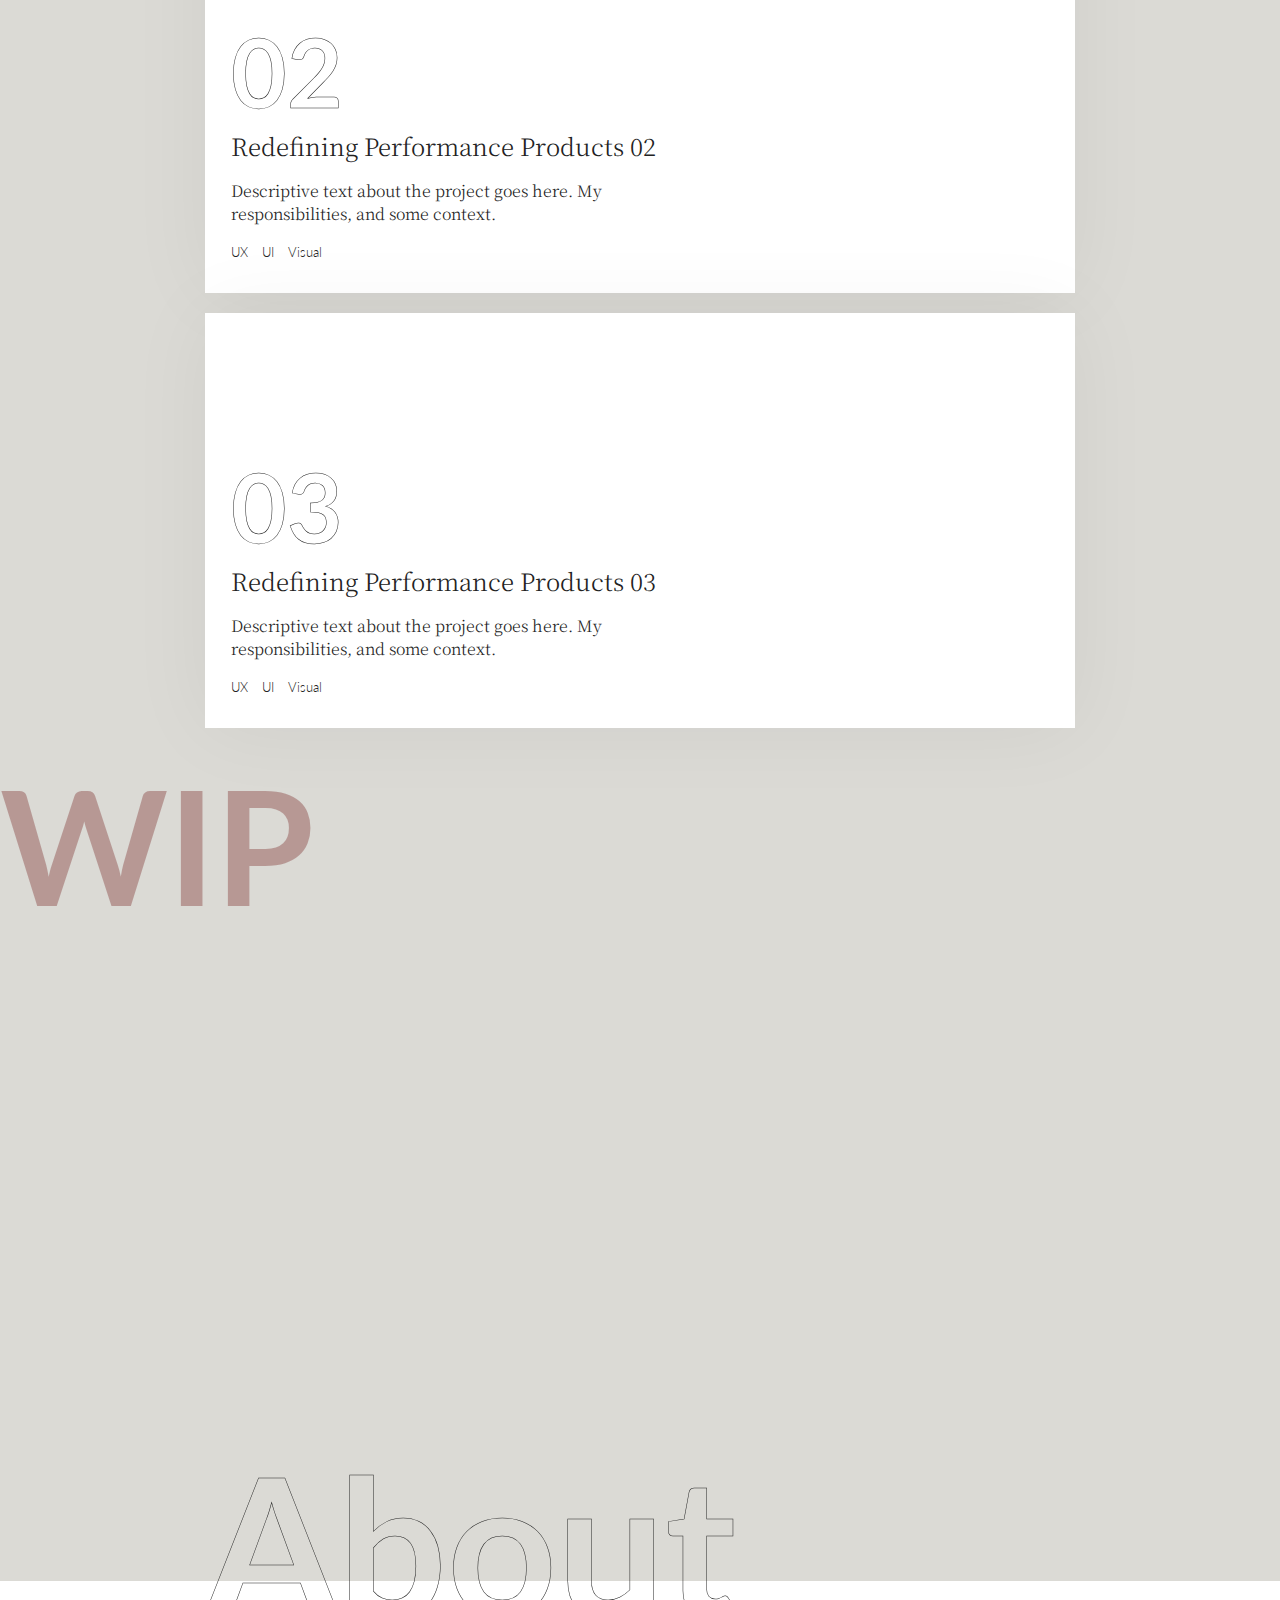
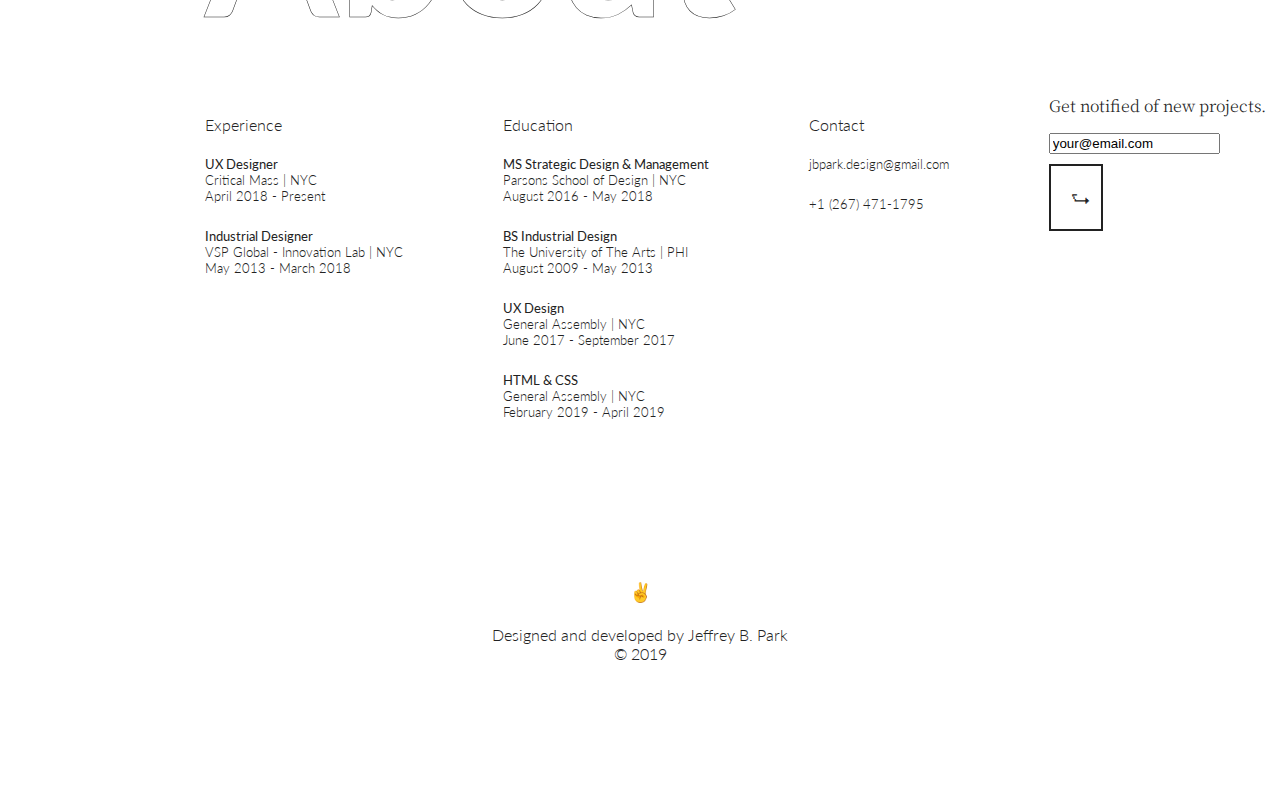
<file: unit_7/index.html>
<!DOCTYPE html>
<html>
<head>
	<title>Jeffrey B. Park | Design Portfolio</title>

	<link href="https://fonts.googleapis.com/css?family=Lato:300,400,700|Noto+Serif+JP:300" rel="stylesheet">

	<link rel="stylesheet" type="text/css" href="css/style.css">

	<script src="js/style.js"></script>

</head>
<body>

<!---------------->
<!-- NAVIGATION -->
<!---------------->

<section id="nav">
	
	<nav id="topnav">
		<!-- <div id="menu">
			<a href="#">
			<div id="topbar"></div>
			<div id="bottombar"></div>
			</a>
		</div> -->

		<div id="myNav" class="overlay">

		<!-- button to close overlay -->
			 <a href="javascript:void(0)" class="closebtn" onclick="closeNav()">&times;</a>

		<!-- overlay content -->
			<div class="overlay-content">
				<div id="pagenav_cards">
				<a class="navcard_01" href="#projects">Work</a>
		    	<a class="navcard_01" href="#about">About</a>
		    	</div>

		    	<div id="newtab_cards">
		    	<a class="navcard_02" href="#">Resume</a>
		    	<a class="navcard_02" href="#">Linkedin</a>
		    	</div>


		    	<div id="project_cards">
		    	<a class="navcard_03" href="#"><span>01</span>Project Name 01</a>
		    	<a class="navcard_03" href="#"><span>02</span>Project Name 02</a>
		    	<a class="navcard_03" href="#"><span>03</span>Project Name 03</a>
		    	<a class="navcard_03" href="#"><span>04</span>Project Name 04</a>
		    	</div>
		    </div>
		</div>

		<span onclick="openNav()"><a class="menu" data-toggle="collapse" data-target="#myNav">
			<div id="topbar"></div>
			<div id="bottombar"></div>
		</a></span>		




		<div id="topnav_links">
			<a href="#">Resume<span class="newtab">↓</span></a>
			<a href="#">Linkedin<span class="newtab">↓</span></a>
		</div>
	</nav>

	<nav id="pagenav">
		<a class="pagenav_links" id="home" href="#">Jeffrey B. Park</a>
		<a class="pagenav_links" href="#projects">Work</a>
		<a class="pagenav_links" href="#about">About</a>
		<a href="#" id="arrow">↓</a>
	</nav>

</section>


<!------------------>
<!-- MENU OVERLAY -->
<!------------------>

<!-- overlay -->




<!---------------->
<!----- HERO ----->
<!---------------->

<section id="hero">

	<header>
		<h5>
			Hello.<br>
			I am a New York-based Product Designer with experience in web/mobile app design and sports/fashion innovation.
		</h5>
	</header>

</section>




<!---------------->
<!--- PROJECTS --->
<!---------------->

<section id="projects">

	<main>
		<h1>Work</h1>


		<div id="project_wrapper">

			<span class="wip">WIP</span>


			<div id="gallery">
			
				<a href="#">
				<div class="project" id="project_01">
					<div class="project_label">
						<h2>01</h2>

						<h6 class="project_title">
							Redefining Performance Products 01
						</h6>

						
						<p class="project_description">
							Descriptive text about the project goes here. My responsibilities, and some context.
						</p>

						<ul class="project_type">
							<li>UX</li>
							<li>UI</li>
							<li>Visual</li>
						</ul>

					</div>
				</div>
				</a>

			
				<a href="#">
				<div class="project" id="project_02">
					<div class="project_label">
						<h2>02</h2>

						<h6 class="project_title">
							Redefining Performance Products 02
						</h6>
						
						<p class="project_description">
							Descriptive text about the project goes here. My responsibilities, and some context.
						</p>

						<ul class="project_type">
							<li>UX</li>
							<li>UI</li>
							<li>Visual</li>
						</ul>

					</div>
				</div>
				</a>
			

				<a href="#">
				<div class="project" id="project_03">
					<div class="project_label">
						<h2>03</h2>

						<h6 class="project_title">
							Redefining Performance Products 03
						</h6>

						
						<p class="project_description">
							Descriptive text about the project goes here. My responsibilities, and some context.
						</p>

						<ul class="project_type">
							<li>UX</li>
							<li>UI</li>
							<li>Visual</li>
						</ul>

					</div>
				</div>
				</a>

			</div>

			<span class="wip">WIP</span>

		</div>
	</main>

</section>




<!---------------->
<!---- ABOUT ----->
<!---------------->

<section id="about">
	
	<h1>About</h1>





</section>


<!---------------->
<!---- RESUME ---->
<!---------------->

<section id="resume">
<!-- 	<hr> -->
	<footer>

			<ul class="footer_column" id="experience">

				<h4>Experience</h4>

				<li>
				<strong>UX Designer</strong><br>
				Critical Mass | <span>NYC</span><br>
				April 2018 - Present
				</li>

				<li>
				<strong>Industrial Designer</strong><br>
				VSP Global - Innovation Lab | <span>NYC</span><br>
				May 2013 - March 2018
				</li>

			</ul>

			<ul class="footer_column" id="education">

				<h4>Education</h4>

				<li>
				<strong>MS Strategic Design & Management</strong><br>
				Parsons School of Design | <span>NYC</span><br>
				August 2016 - May 2018
				</li>

				<li>
				<strong>BS Industrial Design</strong><br>
				The University of The Arts | <span>PHI</span><br>
				August 2009 - May 2013
				</li>

				<li>
				<strong>UX Design</strong><br>
				General Assembly | <span>NYC</span><br>
				June 2017 - September 2017
				</li>

				<li>
				<strong>HTML & CSS</strong><br>
				General Assembly | <span>NYC</span><br>
				February 2019 - April 2019
				</li>

			</ul>

			<ul class="footer_column" id="contact">
				
				<h4>Contact</h4>
			
				<li>
				jbpark.design@gmail.com
				</li>

				<li>
				+1 (267) 471-1795
				</li>
			
			</ul>
			
		</section>

		<section class="footer_column" id="subscribe">
			
			<p>Get notified of new projects.</p>

			<div>
			<input class="input_email" type="text" name="email" value="your@email.com"><br>
			<input class="button_01" type="submit" value="⮑">
			</div>

		</section>

	</footer>
	<section id="copyright">
			
			<h3>✌</h3>

			<h4>Designed and developed by Jeffrey B. Park<br>
			&copy; 2019</h4>
	</section>		


</section>












</body>
</html>
</file>
<file: unit_1/css/style.css>
body {
	background-color: #fbfbfb;
}

h1, p {
	color: #282922;
}
</file>
<file: unit_3/css/style.css>
/*----------------------------------------------------------------------------*/
/*--------------------------------- GLOBAL -----------------------------------*/
/*----------------------------------------------------------------------------*/

body{
	background: url("../images/place_image_here.png") no-repeat Center;
	background-size: 400px;

	margin-left: 32px;
	margin-right: 32px;
	margin-top: 32px;
}

h1 {
	font-family: 'Lato', sans-serif;
	font-size: 100px;
	font-weight: 700;
}

h2 {
	font-family: 'Noto Serif JP', serif;
	font-size: 26px;
	font-weight: 300;
}

h3 {
	font-family: 'Lato', sans-serif;
	font-size: 18px;
	font-weight: 400;
}

h5 {
	font-family: 'Lato', sans-serif;
	font-size: 14px;
	font-weight: 400;
}

h6 {
	font-family: 'Lato', sans-serif;
	font-size: 10px;
	font-weight: 400;
}

a {
	text-decoration: none;
	color: #999999;
}

a:hover {
	color: #222222;
}




.headline, .gallery, .clients, .toolkit, .footer {
	margin-left: 100px;
}


/*----------------------------------------------------------------------------*/
/*-------------------------------- NAV BAR -----------------------------------*/
/*----------------------------------------------------------------------------*/

.navbar {
	font-family: Lato;
	font-size: 14px;
	font-style: bold;

}


	.menuicon {
		width: 36px;
		height: 4px;
		background: #999999;
		float: left;
	}

	.menuicon:hover {
		background: #222222 !important;
	}

		#bottombar {
			margin-top: 12px;
			width: 24px;
			height: 4px;
			background: #999999
		}

	.navlinks {
		float: right;
		margin-right: 24px;
	}

		#link_resume {
			margin-left: 24px;
		}

		#link_linkedin {
			margin-left: 24px;
		}






/*----------------------------------------------------------------------------*/
/*-------------------------------- Headline ----------------------------------*/
/*----------------------------------------------------------------------------*/

.headline {
	padding-top: 200px;
	padding-bottom: 160px;
	max-width: 90%
}



/*----------------------------------------------------------------------------*/
/*---------------------------- Project Gallery -------------------------------*/
/*----------------------------------------------------------------------------*/


.gallery {
	display: inline-grid;
}

.thumbnail_01 {
	background-color: #EEEEEE;
	max-width: 50%;
}

.thumbnail_02 {
	background-color: #EDEDED;
	max-height: 50%;
}


/*----------------------------------------------------------------------------*/
/*-------------------------------- CLIENTS -----------------------------------*/
/*----------------------------------------------------------------------------*/





/*----------------------------------------------------------------------------*/
/*-------------------------------- TOOLKIT -----------------------------------*/
/*----------------------------------------------------------------------------*/

.toolkit {
	display: inline-flex;
}






/*----------------------------------------------------------------------------*/
/*--------------------------------- FOOTER -----------------------------------*/
/*----------------------------------------------------------------------------*/



ul {
	list-style-type: none;
	padding-left: 0;
	display: inline-block;
	vertical-align: text-top;
}

li {
	font-family: Lato;
	font-size: 14px;
	font-style: bold;

	padding-bottom: 24px;
	padding-right: 100px
}




.subscribe{
	display: inline-block;
}



input {
	border: none;
	box-shadow: none;
	padding-bottom: 24;
}

input[type=text]:focus {
	border-bottom: 2px solid #222222;
	box-shadow: none;
}




.button01 {
	background-color: #ffffff;
	border: 2px solid #222222;

	font-family: Lato;
	font-size: 20px;
	font-style: bold;
	text-align: center;
	color: #222222;

	width: 250px;
	padding: 10px 24px;
}

.button01:hover {
	background-color: #222222;

	font-family: Lato;
	font-size: 20px;
	font-style: bold;
	text-align: center;
	color: #ffffff;

	width: 250px;
	padding: 10px 24px;
}


.copyright {
	text-align: center;
	margin-top: 48px;
	margin-bottom: 48px;
}
</file>
<file: unit_4/css/style.css>
/*----------------------------------------------------------------------------*/
/*--------------------------------- GLOBAL -----------------------------------*/
/*----------------------------------------------------------------------------*/


@import url("https://fonts.googleapis.com/css?family=Lato:300,400,700|Noto+Serif+JP:300,400" rel="stylesheet");


body{
	background-size: 12em;

	margin-left: 2em;
	margin-right: 2em;
	margin-top: 2em;
}

h1 {
	font-family: 'Lato', sans-serif;
	font-size: 8em;
	font-weight: 700;
}

h2 {
	font-family: 'Noto Serif JP', serif;
	font-size: 2em;
	font-weight: 300;
}

h3 {
	font-family: 'Lato', sans-serif;
	font-size: 1.5em;
	font-weight: 700;
}

h5 {
	font-family: 'Lato', sans-serif;
	font-size: 1em;
	font-weight: 400;
}

h6 {
	font-family: 'Lato', sans-serif;
	font-size: .8em;
	font-weight: 400;
}

a {
	text-decoration: none;
	color: #999999;
}

a:hover {
	color: #222222;
}




.headline, .gallery, .clients, .toolkit, .footer {
	margin-left: 8%;
	margin-right: 8%;
}


/*----------------------------------------------------------------------------*/
/*-------------------------------- NAV BAR -----------------------------------*/
/*----------------------------------------------------------------------------*/

.navbar {
	font-family: 'Lato', sans-serif;
	font-size: 1em;
	font-style: bold;

}


	.menuicon {
		width: 36px;
		height: 4px;
		background: #999999;
		float: left;
	}

	.menuicon:hover {
		background: #222222 !important;
	}

		#bottombar {
			margin-top: 12px;
			width: 24px;
			height: 4px;
			background: #999999
		}

	.navlinks {
		float: right;
		margin-right: 24px;
	}

		#link_resume {
			margin-left: 24px;
		}

		#link_linkedin {
			margin-left: 24px;
		}






/*----------------------------------------------------------------------------*/
/*-------------------------------- Headline ----------------------------------*/
/*----------------------------------------------------------------------------*/

.headline {
	padding-top: 200px;
	padding-bottom: 160px;
	max-width: 90%
}



/*----------------------------------------------------------------------------*/
/*---------------------------- Project Gallery -------------------------------*/
/*----------------------------------------------------------------------------*/


.gallery {
	display: inline-grid;
}

.thumbnail_01 {
	background-color: #EEEEEE;
	max-width: 50%;
}

.thumbnail_02 {
	background-color: #EDEDED;
	max-height: 50%;
}


/*----------------------------------------------------------------------------*/
/*-------------------------------- CLIENTS -----------------------------------*/
/*----------------------------------------------------------------------------*/





/*----------------------------------------------------------------------------*/
/*-------------------------------- TOOLKIT -----------------------------------*/
/*----------------------------------------------------------------------------*/

.toolkit {
	display: inline-flex;
}






/*----------------------------------------------------------------------------*/
/*--------------------------------- FOOTER -----------------------------------*/
/*----------------------------------------------------------------------------*/



ul {
	list-style-type: none;
	padding-left: 0;
	display: inline-block;
	vertical-align: text-top;
}

li {
	font-family: 'Lato', sans-serif;
	font-size: 1em;
	font-style: bold;

	padding-bottom: 24px;
	padding-right: 100px
}




.subscribe{
	display: inline-block;
}



input {
	border: none;
	box-shadow: none;
	padding-bottom: 24;
}

input[type=text]:focus {
	border-bottom: 2px solid #222222;
	box-shadow: none;
}




.button01 {
	background-color: #ffffff;
	border: 2px solid #222222;

	font-family: 'Lato', sans-serif;
	font-size: 1.5em;
	font-style: bold;
	text-align: center;
	color: #222222;

	width: 250px;
	padding: 10px 24px;
}

.button01:hover {
	background-color: #222222;

	font-family: 'Lato', sans-serif;
	font-size: 1.5em;
	font-style: bold;
	text-align: center;
	color: #ffffff;

	width: 250px;
	padding: 10px 24px;
}


.copyright {
	text-align: center;
	margin-top: 48px;
	margin-bottom: 48px;
}
</file>
<file: unit_5/css/style.css>
/*----------------------------------------------------------------------------*/
/*--------------------------------- GLOBAL -----------------------------------*/
/*----------------------------------------------------------------------------*/


@import url("https://fonts.googleapis.com/css?family=Lato:300,400,700|Noto+Serif+JP:300,400" rel="stylesheet");


body{
	background-size: 12em;
	font-size: 1em;

	margin-left: 2em;
	margin-right: 2em;
	margin-top: 2em;
}

h1 {
	font-family: 'Lato', sans-serif;
	font-size: 8em;
	font-weight: 700;
}

h2 {
	font-family: 'Noto Serif JP', serif;
	font-size: 2em;
	font-weight: 300;
}

h3 {
	font-family: 'Lato', sans-serif;
	font-size: 1.5em;
	font-weight: 700;
}

h5 {
	font-family: 'Lato', sans-serif;
	font-size: 1em;
	font-weight: 400;
}

h6 {
	font-family: 'Lato', sans-serif;
	font-size: .8em;
	font-weight: 400;
}

a {
	text-decoration: none;
	color: #999999;
}

a:hover {
	color: #222222;
}




#wrapper {
	margin-left: 8%;
	margin-right: 8%;
}


/*----------------------------------------------------------------------------*/
/*-------------------------------- NAV BAR -----------------------------------*/
/*----------------------------------------------------------------------------*/

nav {
	font-family: 'Lato', sans-serif;
	font-size: 1em;
	font-style: bold;

}


	.menuicon {
		width: 36px;
		height: 4px;
		background: #999999;
		float: left;
	}

	.menuicon:hover {
		background: #222222 !important;
	}

		#bottombar {
			margin-top: 12px;
			width: 24px;
			height: 4px;
			background: #999999
		}

	.navlinks {
		float: right;
		margin-right: 24px;
	}

		#link_resume {
			margin-left: 24px;
		}

		#link_linkedin {
			margin-left: 24px;
		}






/*----------------------------------------------------------------------------*/
/*-------------------------------- Headline ----------------------------------*/
/*----------------------------------------------------------------------------*/

header {
	padding-top: 200px;
	padding-bottom: 160px;
	max-width: 90%
}



/*----------------------------------------------------------------------------*/
/*---------------------------- Project Gallery -------------------------------*/
/*----------------------------------------------------------------------------*/


.gallery {
}

.thumbnail_01 {
	background-color: #EEEEEE;
}

.thumbnail_02 {
	background-color: #EFEFEF;
}

.thumbnail_03 {
	background-color: #ABABAB;
}

.thumbnail_04 {
	background-color: #CCCCCC;
}


/*----------------------------------------------------------------------------*/
/*-------------------------------- CLIENTS -----------------------------------*/
/*----------------------------------------------------------------------------*/





/*----------------------------------------------------------------------------*/
/*-------------------------------- TOOLKIT -----------------------------------*/
/*----------------------------------------------------------------------------*/

.toolkit {
	display: inline-flex;
}






/*----------------------------------------------------------------------------*/
/*--------------------------------- FOOTER -----------------------------------*/
/*----------------------------------------------------------------------------*/



ul {
	list-style-type: none;
	padding-left: 0;
	display: inline-block;
	vertical-align: text-top;
}

li {
	font-family: 'Lato', sans-serif;
	font-size: 1em;
	font-style: bold;

	padding-bottom: 24px;
	padding-right: 100px
}




.subscribe{
	display: inline-block;
}



input {
	border: none;
	box-shadow: none;
	padding-bottom: 24;
}

input[type=text]:focus {
	border-bottom: 2px solid #222222;
	box-shadow: none;
}




.button01 {
	background-color: #ffffff;
	border: 2px solid #222222;

	font-family: 'Lato', sans-serif;
	font-size: 1.5em;
	font-style: bold;
	text-align: center;
	color: #222222;

	width: 250px;
	padding: 10px 24px;
}

.button01:hover {
	background-color: #222222;

	font-family: 'Lato', sans-serif;
	font-size: 1.5em;
	font-style: bold;
	text-align: center;
	color: #ffffff;

	width: 250px;
	padding: 10px 24px;
}


.copyright {
	text-align: center;
	margin-top: 48px;
	margin-bottom: 48px;
}
</file>
<file: unit_6/css/style.css>
/*----------------*/
/*---- GLOBAL ----*/
/*----------------*/

header, main, hr, footer {
	margin: 2% 8% 2% 8%;
}



h1, h3, h5, h6, nav, a, li {
	font-family: 'Lato', sans-serif;
	color: #222222;	
}

h1 {
	font-size: 8em;
	font-weight: 700;
	margin-bottom: -40px;
}

h3 {
	font-size: 1em;
	font-weight: 700;
}

nav {
	font-size: .8em;
	font-weight: 400;
}



h2, h4, p {
	font-family: 'Noto Serif JP', serif;
	color: #222222;
}

h2 {
	font-size: 3em;
	font-weight: 400;
}

h4 {
	font-size: 1em;
	font-weight: 400;
}

p {
	font-size: 1em;
	font-weight: 400;
}


a {
	color: #222222;
	text-decoration: none;
	text-align: center;
}

a:hover {
	background: #fdff32;
}




/*----------------*/
/*--- TOP NAV ----*/
/*----------------*/

	#topnav {
		height: 40px;
		padding-top: 20px;
	}

	#menu_icon {
		float: left;
		margin-left: 2%;
	}

		#top {
			width: 36px;
			height: 2px;
			background: #222222;
		}

		#bottom {
			margin-top: 8px;
			width: 24px;
			height: 2px;
			background: #222222;
		}


	#menu_icon #bottom:hover {
		float: left;
		width: 36px;
	}


	#topnav_links {
		float: right;
		margin-right: 2%;
	}

		.topnav_links {
			margin: 0 8px;
			padding: 4px 8px;
			text-align: center;
		}


/*----------------*/
/*---- HEADER ----*/
/*----------------*/

header {
	height: 40vh; 
	padding-top: 4%;
	padding-left: 4%;
	max-width: 90%;
	
}


/*----------------*/
/*--- PROJECTS ---*/
/*----------------*/


	#group_01 {
		width: 50%;
		min-width: 400px;
		float: left;
		background-color: #EEEEEE;
	}

	#group_02 {
		width: 50%;
		min-width: 400px;
		float: left;
	}

	#group_03 {
		clear: both;
		width: 50%;
		min-width: 400px;
		float: left;
	}

	#group_04 {
		width: 50%;
		min-width: 400px;
		float: left;
	}


		.thumbnail_01 {
			width: 100%;
			height: 500px;
			background: #2f6bcc;
		}
		.thumbnail_02 {
			width:50%;
			height: 500px;
			background: #ccff00;
			float: left;
		}
		.thumbnail_03 {
			width: 50%;
			height: 250px;
			background: #e26a3b;
			float: left;
		}		
		.thumbnail_04 {
			width: 50%;			
			height: 250px;
			background: #b80169;
			float: left;
		}
		.thumbnail_05 {
			width: 100%;
			height: 250px;
			background: #40ccdd;
		}
		.thumbnail_06 {
			background-color: #45dba8;
			height:250px;
			width: 50%;
			float: left;
		}
		.thumbnail_07 {
			background-color: #ffc765;
			height:250px;
			width: 50%;
			float: left;
		}
		.thumbnail_08 {
			width: 100%;
			height: 500px;
			background: #333333;
		}

	#projects img {
		float: left;
		margin: 20px 0 0 20px;
	}

	#projects a {
		float: left;
		margin: 20px 0 0 20px;
	}


/*----------------*/
/*--- CLIENTS ----*/
/*----------------*/

	#clients {
		clear: both;
		padding: 8% 0 16% 0;
	}

		.client_logo {
			float: left;
			display: inline;
			width: 12.5%;
			min-width: 150px;
		}


/*----------------*/
/*--- TOOLKIT ----*/
/*----------------*/

#colorblock {
	clear: both;
}

	.tab_content {
		float: left;
		width: 75%;
		padding: 8% 0 8%.0;
		background: #efefef;
	}


	#tabnav {
		float: left;
		width: 25%;
		padding: 10% 0 4%.0;
		background: #efefef;
	}


/*----------------*/
/*---- RESUME ----*/
/*----------------*/

hr {
	clear: both;
}

ul {
	list-style-type: none;
	padding-left: 0;
	margin-top: 0;
	display: inline-block;
	float: left;
	vertical-align: text-top;
}

li {
	font-size: 1em;
	font-style: bold;

	padding-bottom: 24px;
	padding-right: 100px
}

	#subscribe {
		float: left;
		vertical-align: text-top;
	}

		input {
			text-decoration: none;
			bottom-border: none;
			margin: 0 0 10px 0;
		}

		input:focus {
			text-decoration: none;
			border: none;
			margin: 0 0 10px 0;
		}
	

		.button_01 {
			background-color: #ffffff;
			border: 2px solid #222222;

			font-family: 'Lato', sans-serif;
			font-size: 1.2em;
			font-style: bold;
			text-align: center;
			color: #222222;

			width: 200px;
			padding: 8px 24px;
		}

		.button_01:hover {
			background-color: #222222;

			font-family: 'Lato', sans-serif;
			font-size: 1.2em;
			font-style: bold;
			text-align: center;
			color: #ffffff;

			width: 200px;
			padding: 8px 24px;
		}

	#copyright {
		clear: both;
		text-align: center;
		padding: 8% 0 2% 0;
	}
</file>
<file: unit_7/css/style.css>
/*--- HOMEPAGE ---*/


/*----------------*/
/*---- GLOBAL ----*/
/*----------------*/

body {
	margin: 0 0 0 0;
}


h1, h2, h3, h4, nav, a, li, .wip {
	font-family: 'Lato', sans-serif;
	font-weight: 300;
	color: #222222;
}

h1 {
	font-size: 12em;
	font-weight: 700;
	margin: 10% 0 -60px 0;
	padding-left: 16%;
	color: transparent;
	-webkit-text-stroke-width: .5px;
   	-webkit-text-stroke-color: #222222;
}

h2 {
	margin: 0 0 0 0;
	font-size: 6em;
	font-weight: 700;
	color: transparent;
	-webkit-text-stroke-width: .5px;
   	-webkit-text-stroke-color: #222222;	
}

h3 {
	
}

h4 {
	
}

nav {
	font-size:.8em;
}

a {
	text-decoration: none;
}

a:hover {
	color: #AAAAAA;
	transition: 200ms linear;
}

ul {
	padding: 0 0 0 0;
	list-style: none;
}

li {
	padding: 0 10px 0 0;
	font-size: .8em;
	display: inline-block;
}




h5, h6, p {
	font-family: 'Noto Serif JP', serif;
	font-weight: 300;
	color: #222222;
}

h5 {
	font-size: 3em;
}

h6 {
	margin: 0 0 0 0;
	font-size: 1.5em;
}

p {
	
}

.wip {
	font-weight: 700;
	font-size: 10em;
	color: rgba(100,0,0,.3);
}




/*----------------*/
/*-- NAVIGATION --*/
/*----------------*/

#nav {	
	margin: 20px 0 0 0;

	position: -webkit-sticky;
  	position: sticky;
  	top: 0%;
  	}

  	#topnav {
  		height: 40px;
  		padding: 20px;
  	}

/*  		#menu {
  			float: left;
  			margin: 0 0 0 2%;
  		}

	  		#topbar {
	  			width: 36px;
	  			height: 2px;
	  			background: #222222;
	  		}

	  		#bottombar {
	  			margin: 8px 0 0 0;
	  			width:	24px;
	  			height: 2px;
	  			background: #222222;
	  		}

	  	#menu:hover {
	  		animation: menu_shift 600ms infinite;
	  		display: inline-block;
	  		transition: 200ms linear;
	  	}

	  		@keyframes menu_shift {
	  			from {
	  				transform: translateX(0px);
	  			}
	  			to {
	  				transform: translateX(20px);
	  			}
	  		}


	  		#menu:hover div {
	  			background-color: #AAAAAA;
	  			transition: 200ms linear;
	  		}*/





	  		#topbar {
	  			width: 36px;
	  			height: 2px;
	  			background: #222222;
	  		}

	  		#bottombar {
	  			margin: 8px 0 0 0;
	  			width:	24px;
	  			height: 2px;
	  			background: #222222;
	  		}

/* Menu-span Color Overlay (background) */
.menu {
  float: left;
  display: inline-block;
  margin: 0 0 0 2%;

  font-size: 1em;
  color: #222222;
  text-decoration: none;
}

.menu:hover {
  color: #AAAAAA;
  text-decoration: none;
  cursor: pointer; cursor: hand;

  animation: menu_shift 600ms;
  display: inline-block;
  transition: 200ms linear;
}

.menu:focus {

}

	  	@keyframes menu_shift {
	  		from {
	  			transform: translateX(0px);
	  		}
			to {
  				transform: translateX(10px);
   			}
   		}


/*----------------*/
/*- MENU OVERLAY -*/
/*----------------*/

/* The Overlay (background) */
.overlay {
    /* Height & width depends on how you want to reveal the overlay (see JS below) */    
    height: 100%;
    width: 0;
    position: fixed; /* Stay in place */
    z-index: 1; /* Sit on top */
    left: 0;
    top: 0;
    background: #FFFFFF; /* Black fallback color */
    overflow-x: hidden; /* Disable horizontal scroll */
    transition: 0.5s; /* 0.5 second transition effect to slide in or slide down the overlay (height or width, depending on reveal) */
}

/* Position the content inside the overlay */
.overlay-content {
	position: relative;
    margin: auto; 
    width: 75%;
    top: 25%; /* 25% from the top */
    text-align: center; /* Centered text/links */
    
}

/* The navigation links inside the overlay */
.overlay a {
   	font-family: 'Noto Serif JP', serif;
	font-weight: 300;
	color: #222222;
    display: block; /* Display block instead of inline */
    transition: 0.3s; /* Transition effects on hover (color) */
}

/* Change Nav-Links color on mouseover*/
.overlay a:hover, .overlay a:focus {
    color: #AAAAAA;
}

/* Position the close button (top right corner) */
.overlay .closebtn {
    position: absolute;
    top: 20px;
    right: 45px;
    font-size: 40px;
}

/* When the height of the screen is less than 450 pixels, change the font-size of the links and position the close button again, so they don't overlap */
@media screen and (max-height: 450px) {
    .overlay a {font-size: 20px}
    .overlay .closebtn {
        font-size: 40px;
        top: 15px;
        right: 35px;
    }
}





.navcard_01 {
	float: left;
	display: inline-block;
	height: 200px;
	width: 37%;
	outline: .5px solid #222222;

	font-size: 2em;
}
		#pagenavcards {
		display: inline;
		margin: 0;
	}

.navcard_02 {
	clear: both;
	display: block;
	height: 100px;
	outline: .5px solid #222222;
}
	
	#newtab_cards {
		margin: 0 0 0 1%;
		width: 24%;
		float: left;
		display: block;

		font-size: 2em;
	}

.navcard_03 {
	float: left;
	display: inline-block;
	margin: auto;
	height: 50px;
	width: 25%;
	outline: .5px solid #222222;
}
	
	#project_cards {
		margin: 80px 0 0 0;
		width: 99%;
		float: left;
	}	

	#project_cards span {
	margin: 0 0 0 10px;	
	font-family: 'Lato', sans-serif;	
	float: left;
	font-size: 3em;
	font-weight: 700;
	color: transparent;
	-webkit-text-stroke-width: .5px;
   	-webkit-text-stroke-color: #222222;
	}






/*-----------------*/
/*- TOP NAV LINKS -*/
/*-----------------*/

	  	#topnav_links {
	  		float: right;
	  		margin: 0 2% 0 0;
	  	}

	  		#topnav_links a {
	  			margin: 0 8px;
	  			padding: 4px 8px;
	  			text-align: center;
	  		}

	  			.newtab {
	  				margin: 0 0 0 4px;
	  				padding: 0 0 3px 0;
	  				display: inline-block;
	  				transform: rotateZ(225deg);
	  			}

	  			a:hover .newtab {
					animation: bouncetop 1000ms infinite;
					display: inline-block;
					transition: 500ms linear;
				}

				@keyframes bouncetop {
		  			from {
		  				transform: translateY(-2px) rotateZ(225deg);
		  			}
		  			to {
		  				transform: translateY(0px) rotateZ(225deg);
		  			}
	  			}
	 


	#pagenav {
	  		margin: 2% 0 0 3%;
	  	}

	  	.pagenav_links {
	  		display: flex;
	  		margin: 0 0 4% 0;

	  		writing-mode: vertical-lr;
			text-orientation: mixed;
			transform: rotateZ(180deg);
	  	}

	  	#home {
	  		margin: 0 0 16% 0;
	  		font-weight: 700;
	  	}

	  	#arrow {
	  		margin: 0 0 0 .4%;

	  		animation: bounce 1000ms infinite;
	  		display: inline-block;
	  		transition : 500ms ease;
		}

	  		@keyframes bounce {
	  			from {
	  				transform: translateY(-2px);
	  			}
	  			to {
	  				transform: translateY(0px);
	  			}
	  		}


























/*----------------*/
/*----- HERO -----*/
/*----------------*/

#hero {
	position: all;
	margin: -35% 0 0 0;
	padding: 0 4% 0 16%;
	height: 30vh;
}




/*----------------*/
/*--- PROJECTS ---*/
/*----------------*/

#project_wrapper {
	width: 100vw;
	height: 250vh;
	background-color: #DBDAD5;
	padding: 20px 0 120px 0;

}

	#gallery {
		margin: 40px 16% 0 16%;
	}

		.project {
			padding: 4% 0 2% 2%;
			margin: 0 0 20px 0;
			background: #FFFFFF;
			box-shadow: 0 0 80px rgba(0,0,0,.05);
		}

		.project:hover {
			padding: 4% 0 2% 2%;
			margin: 0 0 20px 0;
			background: #FFFFFF;
			box-shadow: 0 0 80px rgba(0,0,0,.8);
		}

			.project_label {
				margin:	100px 0 1% 1%;
				width: 50%;
			}


		.project #project_01 {
			background-image: url("images/place_image_here.png");
			background-repeat: inherit;
		}

		#project_01 {
			outline-color: #2F6ACC;
		}
		#project_02 {
			outline-color: #CCFA02;
		}
		#project_03 {
			outline-color: #222222;
		}







/*----------------*/
/*---- ABOUT -----*/
/*----------------*/

#about {
	margin: -22% 0 0 0;
}



/*----------------*/
/*---- RESUME ----*/
/*----------------*/


footer {
	margin: 80px 0 0 16%;

}

hr {
	clear: both;
}

.footer_column {
	list-style-type: none;
	display: inline-block;
	float: left;
}

.footer_column li {
	padding-bottom: 24px;
	padding-right: 100px;
	display: block;
}


	#subscribe {
		float: left;
		vertical-align: text-top;
	}

		input {
			margin: 0 0 10px 0;
			width: 75%;
			text-decoration: none;
			bottom-border: none;

		}

		input:focus {
			margin: 0 0 10px 0;
			width: 75%;
			text-decoration: none;
			border: none;
		}
	

		.button_01 {
			padding: 20px;
			width: 25%;
			
			background-color: #ffffff;
			border: 2px solid #222222;

			font-family: 'Lato', sans-serif;
			font-size: 1.2em;
			font-style: bold;
			text-align: center;
			color: #222222;
			

			
		}

		.button_01:hover {
			width: 25%;
			padding: 20px;

			background-color: #222222;

			font-family: 'Lato', sans-serif;
			font-size: 1.2em;
			font-style: bold;
			text-align: center;
			color: #ffffff;
		}

	#copyright {
		clear: both;
		padding: 8% 0 8% 0;
		text-align: center;	
	}
</file>
